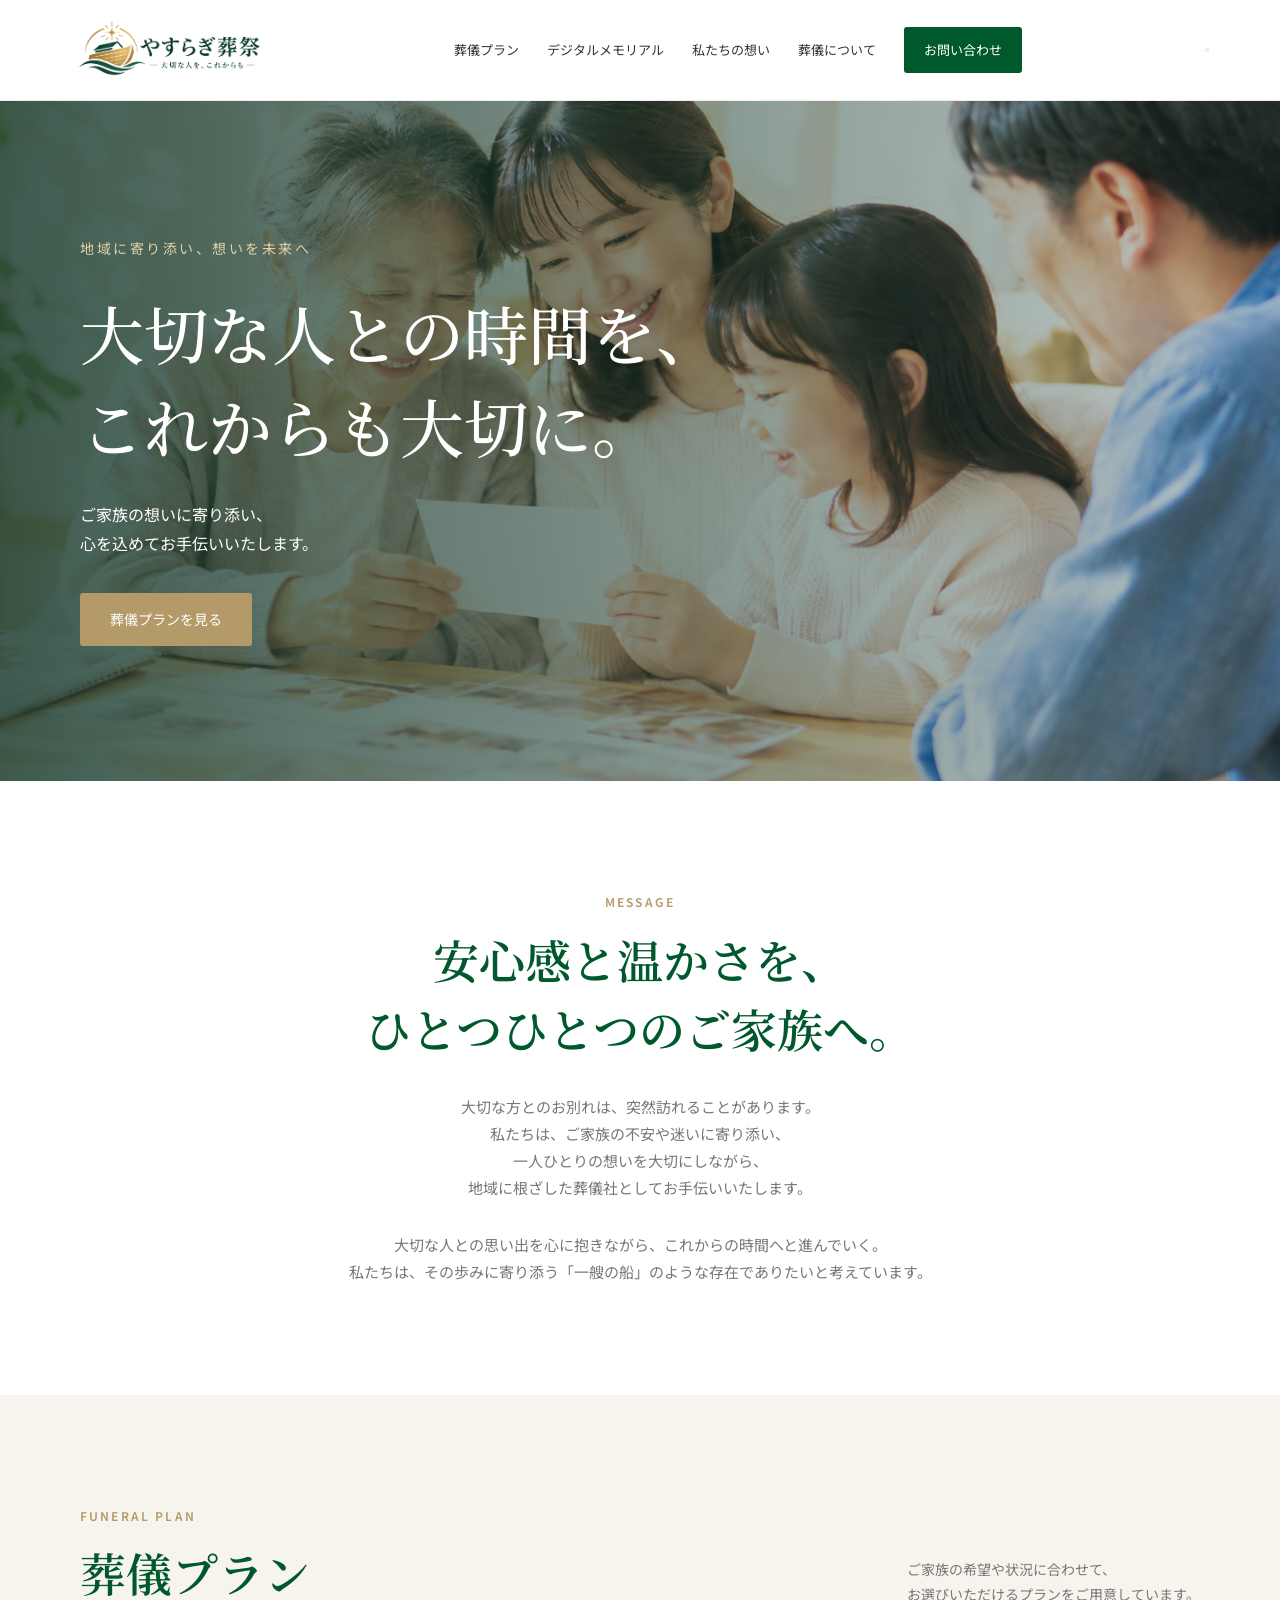
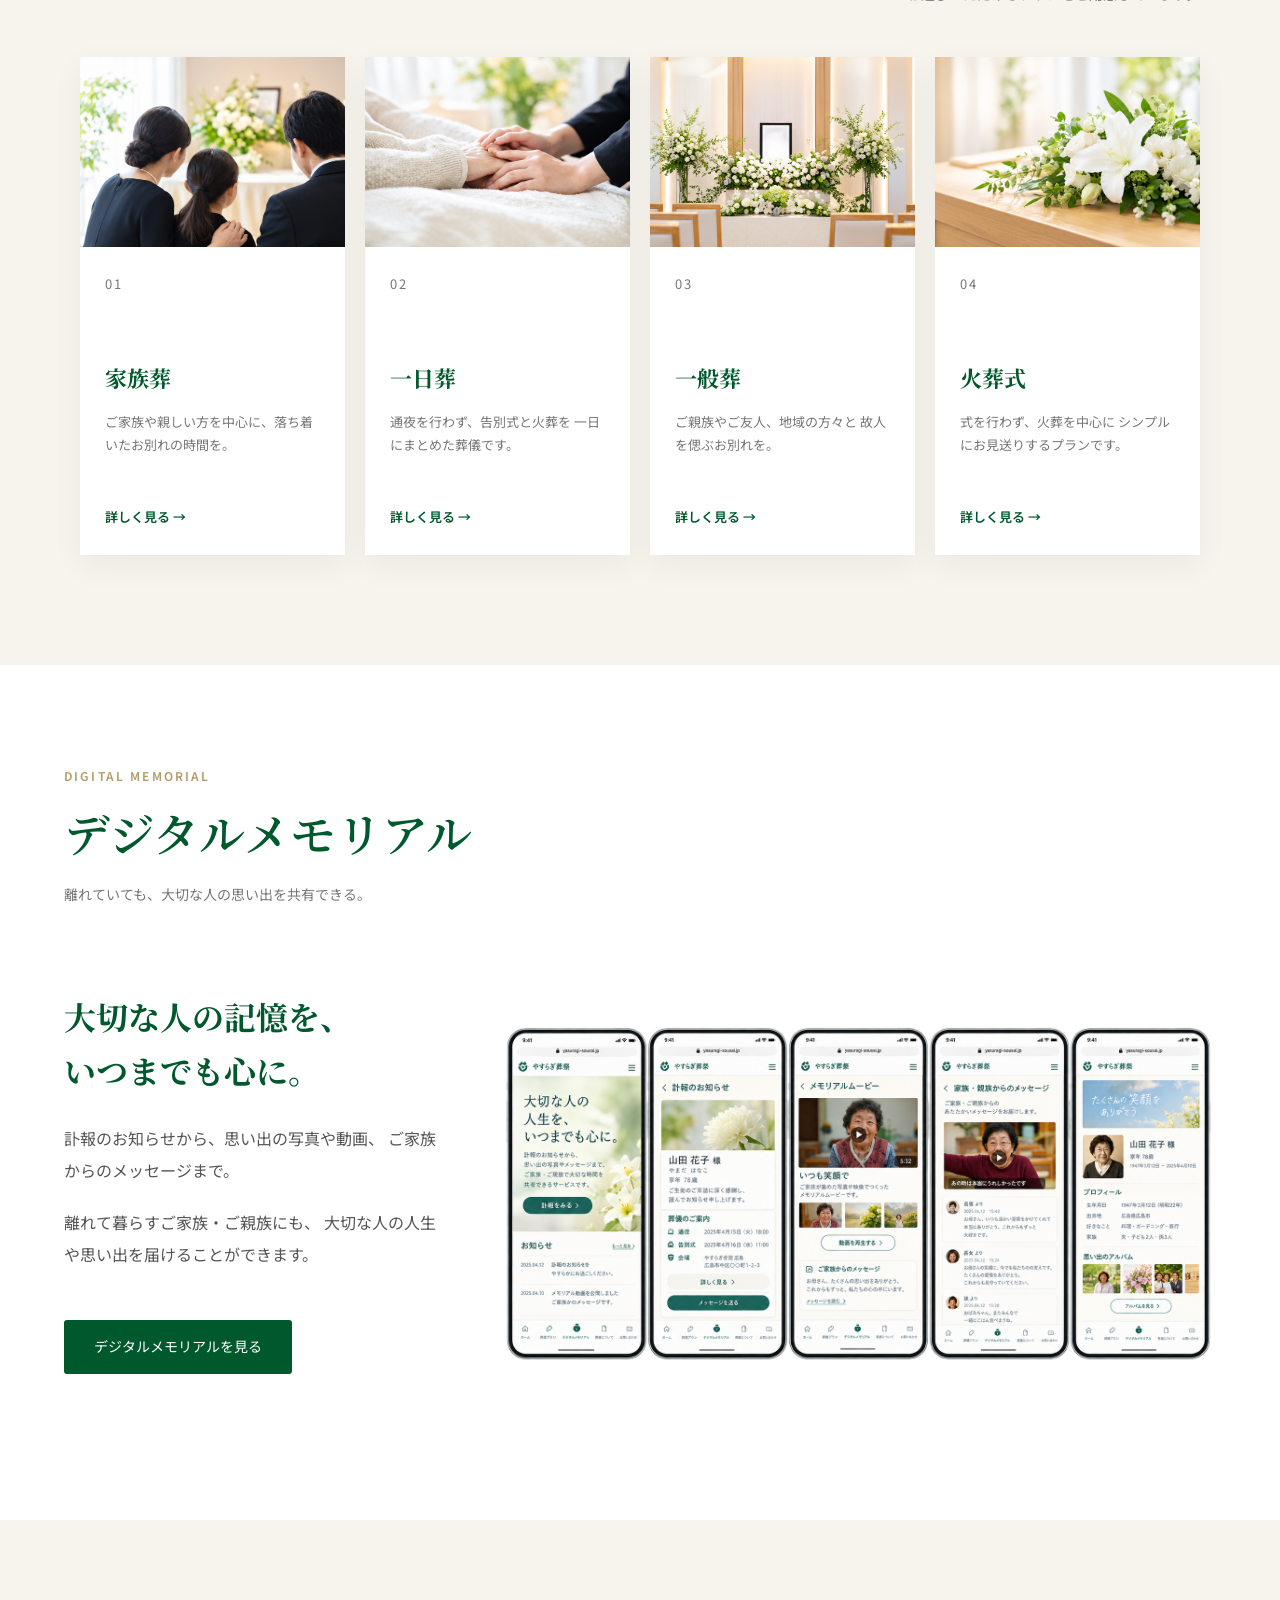
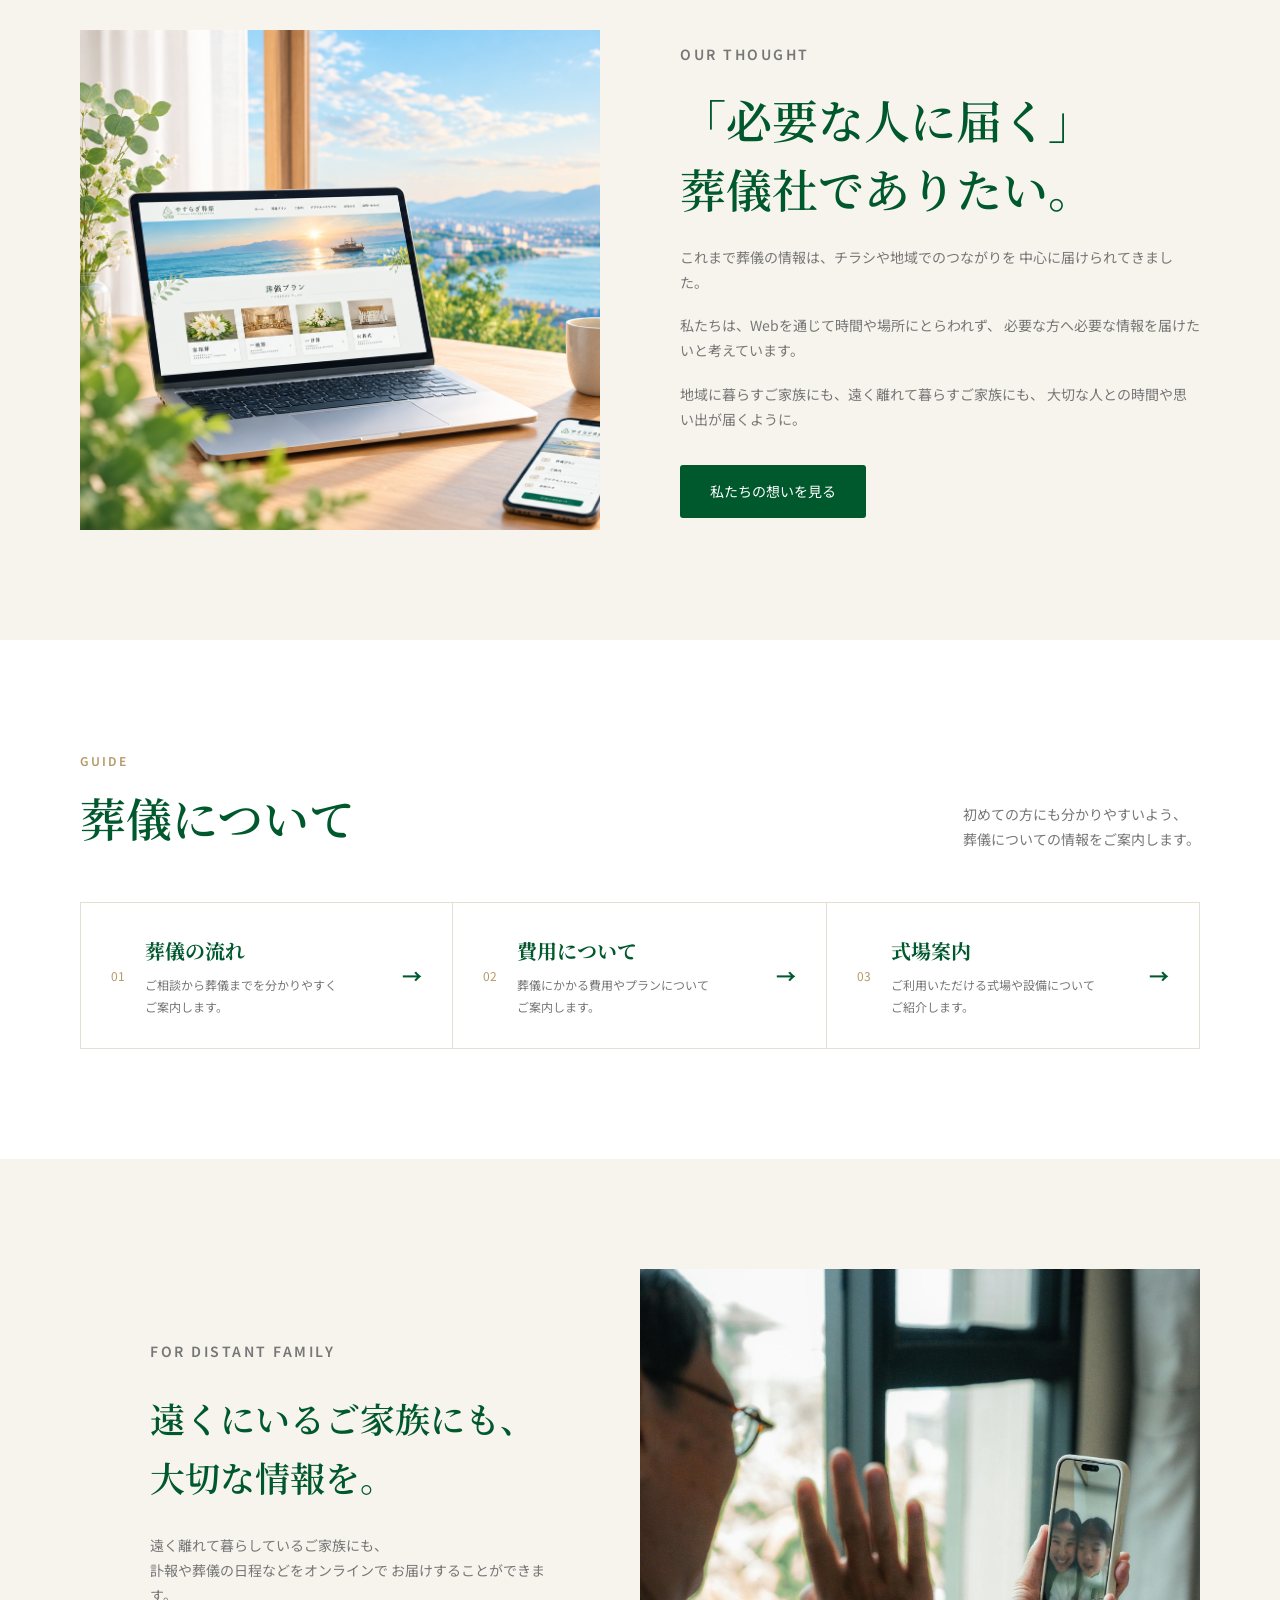
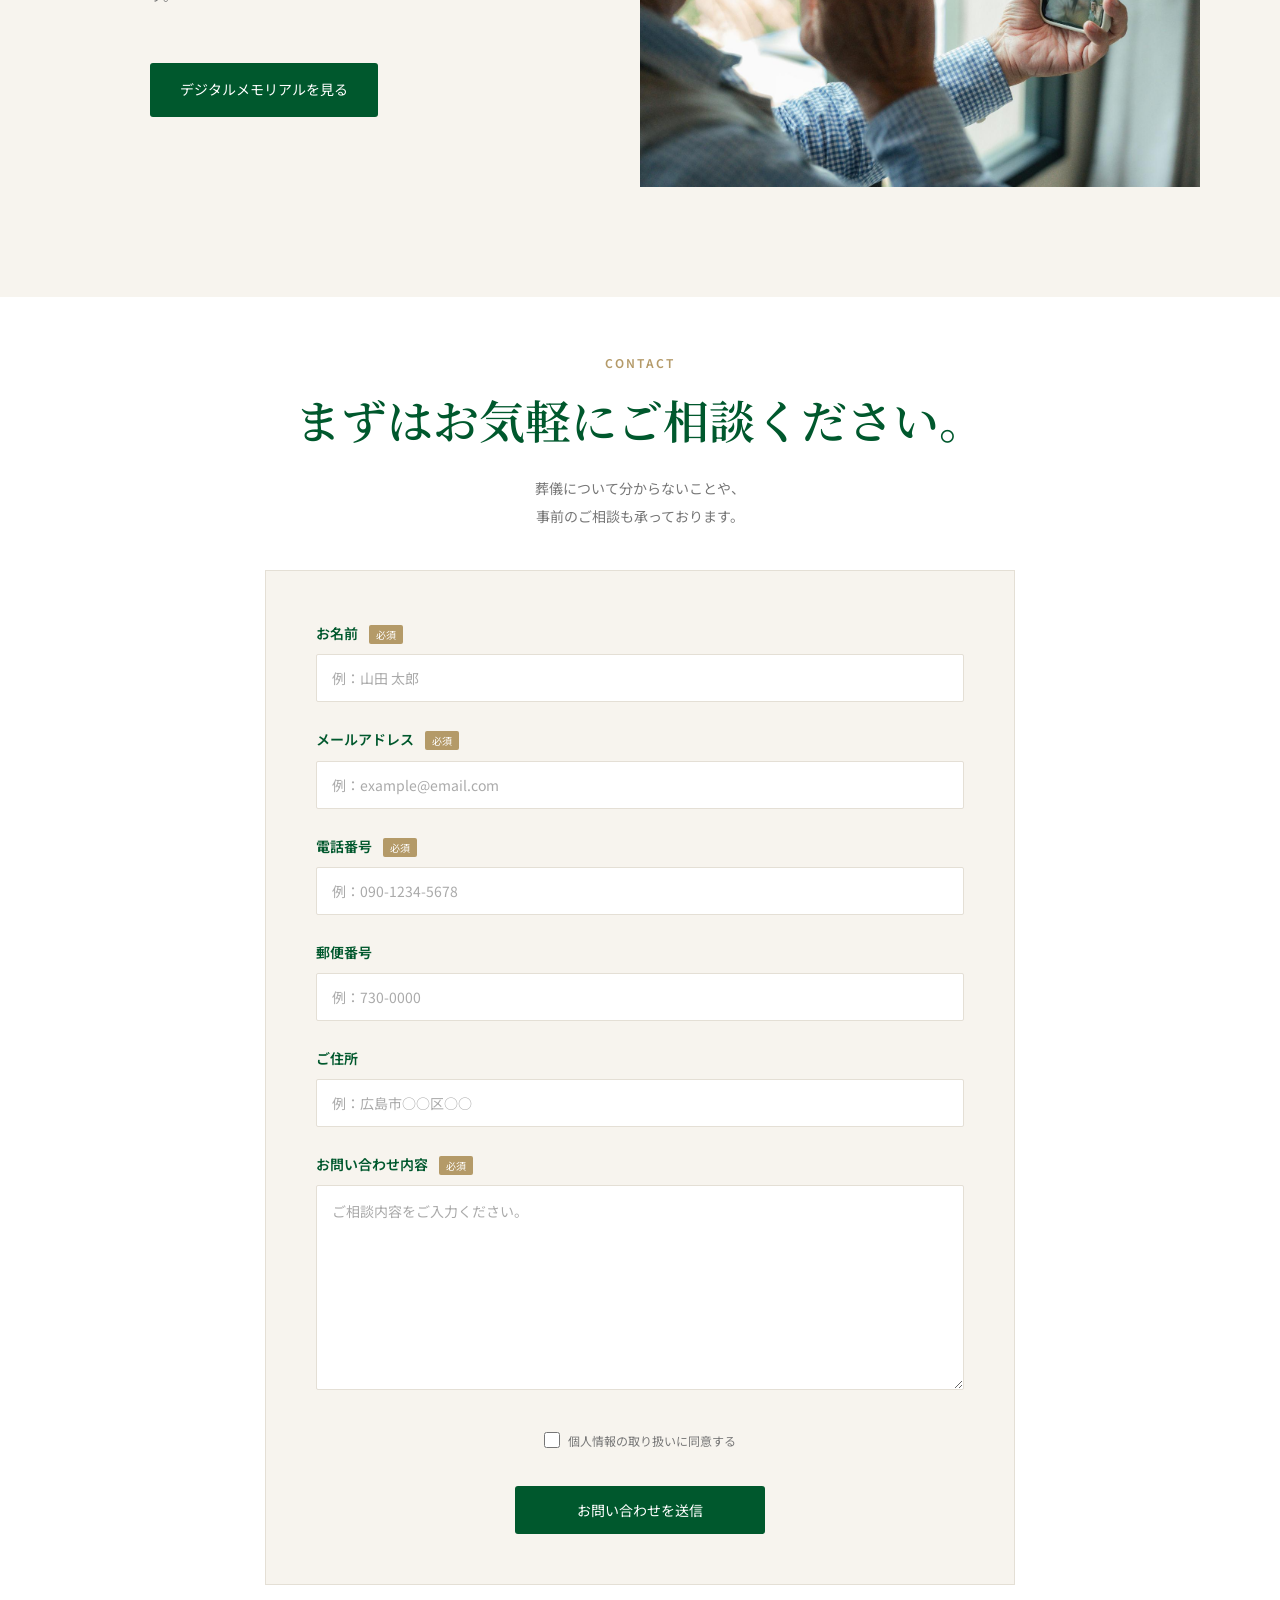
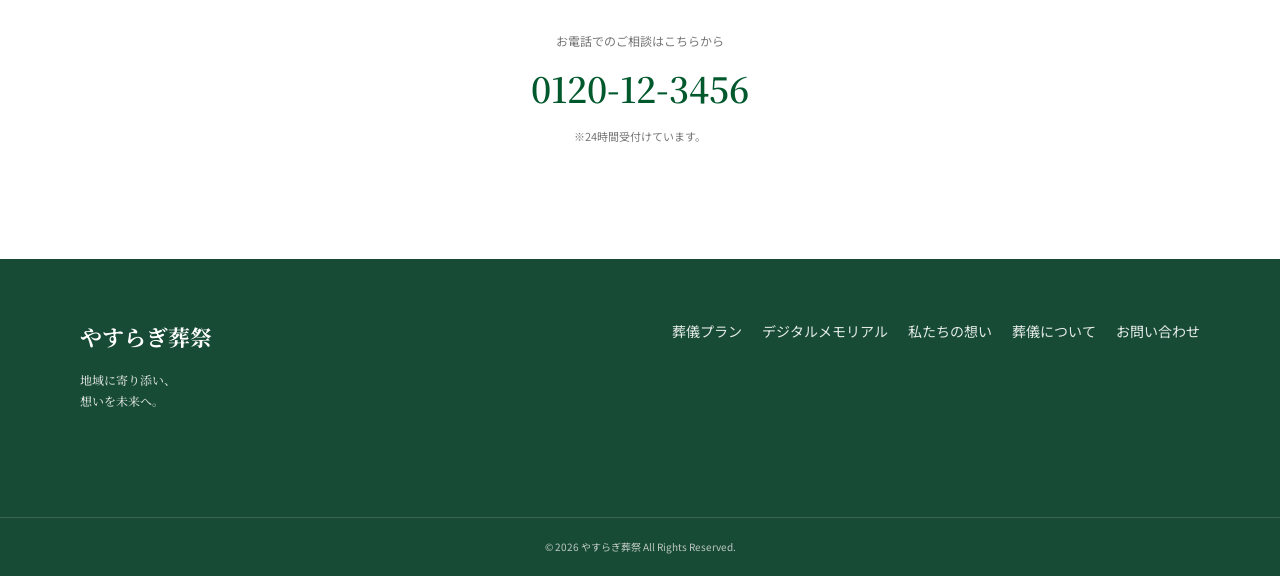
<file: index.html>
<!DOCTYPE html>
<html lang="ja">

<head>
    <meta charset="UTF-8">
    <meta name="viewport" content="width=device-width, initial-scale=1.0">

    <title>やすらぎ葬祭｜大切な人との時間を、これからも大切に。</title>

    <!-- Google Fonts -->
    <link rel="preconnect" href="https://fonts.googleapis.com">
    <link rel="preconnect" href="https://fonts.gstatic.com" crossorigin>
    <link
        href="https://fonts.googleapis.com/css2?family=Noto+Sans+JP:wght@400;500;600;700&family=Noto+Serif+JP:wght@500;600;700&display=swap"
        rel="stylesheet">

    <!-- CSS -->
    <link rel="stylesheet" href="style.css">
</head>

<body>

    <!-- =========================
        ヘッダー
    ========================== -->
    <header class="header">

        <div class="header-inner">

            <a href="index.html" class="logo">
                <img src="image/logo-ark.png" alt="やすらぎ葬祭">
            </a>

            <nav class="nav">
                <a href="#plans">葬儀プラン</a>
                <a href="#memorial">デジタルメモリアル</a>
                <a href="#about">私たちの想い</a>
                <a href="#guide">葬儀について</a>
                <a href="#contact" class="nav-contact">お問い合わせ</a>
            </nav>
            <!-- ハンバーガーメニュー -->
            <button class="hamburger" id="hamburger" aria-label="メニューを開く">
                <span></span>
                <span></span>
                <span></span>
            </button>

        </div>

    </header>


    <!-- =========================
        メイン
    ========================== -->
    <main>

        <!-- ヒーロー -->
        <section class="hero">

            <div class="hero-overlay"></div>
            <div class="hero-slideshow">
                <div class="hero-slide active"></div>
                <div class="hero-slide"></div>
                <div class="hero-slide"></div>
            </div>
            <div class="hero-content">

                <p class="hero-label">地域に寄り添い、想いを未来へ</p>

                <h1>
                    大切な人との時間を、<br>
                    これからも大切に。
                </h1>

                <p class="hero-text">
                    ご家族の想いに寄り添い、<br>
                    心を込めてお手伝いいたします。
                </p>

                <a href="plan.html" class="button button-gold">
                    葬儀プランを見る
                </a>

            </div>

        </section>


        <!-- =========================
            ごあいさつ
        ========================== -->
        <section class="intro section">

            <div class="container">

                <p class="section-label">
                    MESSAGE
                </p>

                <h2>
                    安心感と温かさを、<br>
                    ひとつひとつのご家族へ。
                </h2>

                <p class="intro-text">
                    大切な方とのお別れは、突然訪れることがあります。<br class="pc-only">
                    私たちは、ご家族の不安や迷いに寄り添い、<br class="pc-only">
                    一人ひとりの想いを大切にしながら、<br class="pc-only">
                    地域に根ざした葬儀社としてお手伝いいたします。
                </p>

                <p class="intro-text">
                    大切な人との思い出を心に抱きながら、これからの時間へと進んでいく。<br class="pc-only">
                    私たちは、その歩みに寄り添う「一艘の船」のような存在でありたいと考えています。
                </p>

            </div>

        </section>


        <!-- =========================
            葬儀プラン
        ========================== -->
        <section id="plans" class="plans section section-ivory fade-in">

            <div class="container">

                <div class="section-heading">

                    <div>
                        <p class="section-label">FUNERAL PLAN</p>

                        <h2>葬儀プラン</h2>
                    </div>

                    <p>
                        ご家族の希望や状況に合わせて、<br>
                        お選びいただけるプランをご用意しています。
                    </p>

                </div>


                <div class="plan-grid">

                    <!-- 家族葬 -->
                    <article class="plan-card">

                        <div class="card-image family"></div>

                        <div class="card-content">

                            <p class="card-number">01</p>

                            <h3>家族葬</h3>

                            <p>
                                ご家族や親しい方を中心に、落ち着いたお別れの時間を。
                            </p>

                            <a href="plan.html#family" class="text-link">
                                詳しく見る →
                            </a>

                        </div>

                    </article>


                    <!-- 一日葬 -->
                    <article class="plan-card">

                        <div class="card-image one-day"></div>

                        <div class="card-content">

                            <p class="card-number">02</p>

                            <h3>一日葬</h3>

                            <p>
                                通夜を行わず、告別式と火葬を
                                一日にまとめた葬儀です。
                            </p>

                            <a href="plan.html#oneday" class="text-link">
                                詳しく見る →
                            </a>

                        </div>

                    </article>


                    <!-- 一般葬 -->
                    <article class="plan-card">

                        <div class="card-image general"></div>

                        <div class="card-content">

                            <p class="card-number">03</p>

                            <h3>一般葬</h3>

                            <p>
                                ご親族やご友人、地域の方々と
                                故人を偲ぶお別れを。
                            </p>

                            <a href="plan.html#general" class="text-link">
                                詳しく見る →
                            </a>

                        </div>

                    </article>


                    <!-- 火葬式 -->
                    <article class="plan-card">

                        <div class="card-image cremation"></div>

                        <div class="card-content">

                            <p class="card-number">04</p>

                            <h3>火葬式</h3>

                            <p>
                                式を行わず、火葬を中心に
                                シンプルにお見送りするプランです。
                            </p>

                            <a href="plan.html#cremation" class="text-link">
                                詳しく見る →
                            </a>

                        </div>

                    </article>

                </div>

            </div>

        </section>


        <!-- =========================
             デジタルメモリアル
        ========================== -->
        <!-- デジタルメモリアル -->
        <section id="memorial" class="memorial fade-in">

            <div class="section-title">
                <p class="section-label">DIGITAL MEMORIAL</p>
                <h2>デジタルメモリアル</h2>
                <p>
                    離れていても、大切な人の思い出を共有できる。
                </p>
            </div>


            <!-- 1枚目：デジタルメモリアル全体の紹介 -->
            <div class="memorial-content">

                <div class="memorial-text">
                    <h3>
                        大切な人の記憶を、<br>
                        いつまでも心に。
                    </h3>

                    <p>
                        訃報のお知らせから、思い出の写真や動画、
                        ご家族からのメッセージまで。
                    </p>

                    <p>
                        離れて暮らすご家族・ご親族にも、
                        大切な人の人生や思い出を届けることができます。
                    </p>

                    <a href="digital-memorial.html" class="button button-green">
                        デジタルメモリアルを見る
                    </a>
                </div>


                <div class="memorial-image">
                    <img src="image/degital-memorial2.png" alt="デジタルメモリアルの画面イメージ">
                </div>

            </div>


        </section>

        <!-- =========================
             私たちの想い
        ========================== -->
        <section class="about section section-ivory fade-in" id="about">

            <div class="container about-inner">

                <div class="about-image"></div>

                <div class="about-content">

                    <p class="section-label">OUR THOUGHT</p>

                    <h2>
                        「必要な人に届く」<br>
                        葬儀社でありたい。
                    </h2>

                    <p>
                        これまで葬儀の情報は、チラシや地域でのつながりを
                        中心に届けられてきました。
                    </p>

                    <p>
                        私たちは、Webを通じて時間や場所にとらわれず、
                        必要な方へ必要な情報を届けたいと考えています。
                    </p>

                    <p>
                        地域に暮らすご家族にも、遠く離れて暮らすご家族にも、
                        大切な人との時間や思い出が届くように。
                    </p>


                    <a href="about.html" class="button button-green">
                        私たちの想いを見る
                    </a>

                </div>

            </div>

        </section>


        <!-- =========================
             葬儀について
        ========================== -->
        <section id="guide" class="guide section fade-in">

            <div class="container">

                <div class="section-heading">

                    <div>
                        <p class="section-label">GUIDE</p>
                        <h2>葬儀について</h2>
                    </div>

                    <p>
                        初めての方にも分かりやすいよう、<br>
                        葬儀についての情報をご案内します。
                    </p>

                </div>


                <div class="guide-grid">

                    <a href="flow.html" class="guide-card">

                        <span>01</span>

                        <div>
                            <h3>葬儀の流れ</h3>
                            <p>ご相談から葬儀までを分かりやすく
                                <br>ご案内します。
                            </p>
                        </div>

                        <strong>→</strong>

                    </a>


                    <a href="price.html" class="guide-card">

                        <span>02</span>

                        <div>
                            <h3>費用について</h3>
                            <p>葬儀にかかる費用やプランについて<br>
                                ご案内します。</p>
                        </div>

                        <strong>→</strong>

                    </a>


                    <a href="venue.html" class="guide-card">

                        <span>03</span>

                        <div>
                            <h3>式場案内</h3>
                            <p>ご利用いただける式場や設備について
                                <br>ご紹介します。
                            </p>
                        </div>

                        <strong>→</strong>

                    </a>

                </div>

            </div>

        </section>


        <!-- =========================
             遠方のご家族へ
        ========================== -->
        <section class="notice section">

            <div class="container">

                <div class="notice-box">

                    <div class="notice-content">

                        <p class="section-label">FOR DISTANT FAMILY</p>

                        <h2>
                            遠くにいるご家族にも、<br class="pc-only">大切な情報を。
                        </h2>

                        <p>
                            遠く離れて暮らしているご家族にも、<br>
                            訃報や葬儀の日程などをオンラインで
                            お届けすることができます。
                        </p>

                        <a href="digital-memorial.html" class="button button-green">
                            デジタルメモリアルを見る
                        </a>

                    </div>

                    <div class="notice-image"></div>

                </div>

            </div>

        </section>


        <!-- =========================
             お問い合わせ
        ========================== -->
        <section id="contact" class="contact section">

            <div class="container">

                <p class="section-label">CONTACT</p>

                <h2>まずはお気軽に<span class="sp-only"><br></span>ご相談ください。</h2>

                <p class="contact-lead">
                    葬儀について分からないことや、<br>
                    事前のご相談も承っております。
                </p>


                <form class="contact-form" id="contactForm">

                    <div class="form-item">
                        <label for="name">
                            お名前
                            <span>必須</span>
                        </label>

                        <input type="text" id="name" name="name" placeholder="例：山田 太郎" required>
                    </div>


                    <div class="form-item">
                        <label for="email">
                            メールアドレス
                            <span>必須</span>
                        </label>

                        <input type="email" id="email" name="email" placeholder="例：example@email.com" required>
                    </div>


                    <div class="form-item">
                        <label for="tel">
                            電話番号
                            <span>必須</span>
                        </label>

                        <input type="tel" id="tel" name="tel" placeholder="例：090-1234-5678" required>
                    </div>


                    <div class="form-item">
                        <label for="postal">
                            郵便番号
                        </label>

                        <input type="text" id="postal" name="postal" placeholder="例：730-0000">
                    </div>


                    <div class="form-item">
                        <label for="address">
                            ご住所
                        </label>

                        <input type="text" id="address" name="address" placeholder="例：広島市○○区○○">
                    </div>


                    <div class="form-item">
                        <label for="message">
                            お問い合わせ内容
                            <span>必須</span>
                        </label>

                        <textarea id="message" name="message" rows="7" placeholder="ご相談内容をご入力ください。" required></textarea>
                    </div>


                    <div class="privacy-check">

                        <label>
                            <input type="checkbox" id="privacy" name="privacy" required>

                            <span>
                                個人情報の取り扱いに同意する
                            </span>

                        </label>

                    </div>


                    <button type="submit" class="button button-green form-submit">
                        お問い合わせを送信
                    </button>

                </form>


                <div class="contact-tel">

                    <p>お電話でのご相談はこちらから</p>

                    <a href="tel:0120-12-3456">
                        0120-12-3456
                    </a>

                    <small>※24時間受付けています。</small>

                </div>

            </div>

        </section>
    </main>


    <!-- =========================
         フッター
    ========================== -->
    <footer class="footer">

        <div class="container footer-inner">

            <div class="footer-logo">

                <strong>やすらぎ葬祭</strong>

                <p>
                    地域に寄り添い、<br>
                    想いを未来へ。
                </p>

            </div>


            <div class="footer-links">

                <a href="#plans">葬儀プラン</a>
                <a href="#memorial">デジタルメモリアル</a>
                <a href="#about">私たちの想い</a>
                <a href="#guide">葬儀について</a>
                <a href="#contact">お問い合わせ</a>

            </div>

        </div>


        <div class="copyright">
            © 2026 やすらぎ葬祭 All Rights Reserved.
        </div>

    </footer>
    <script src="script.js"></script>
</body>

</html>
</file>
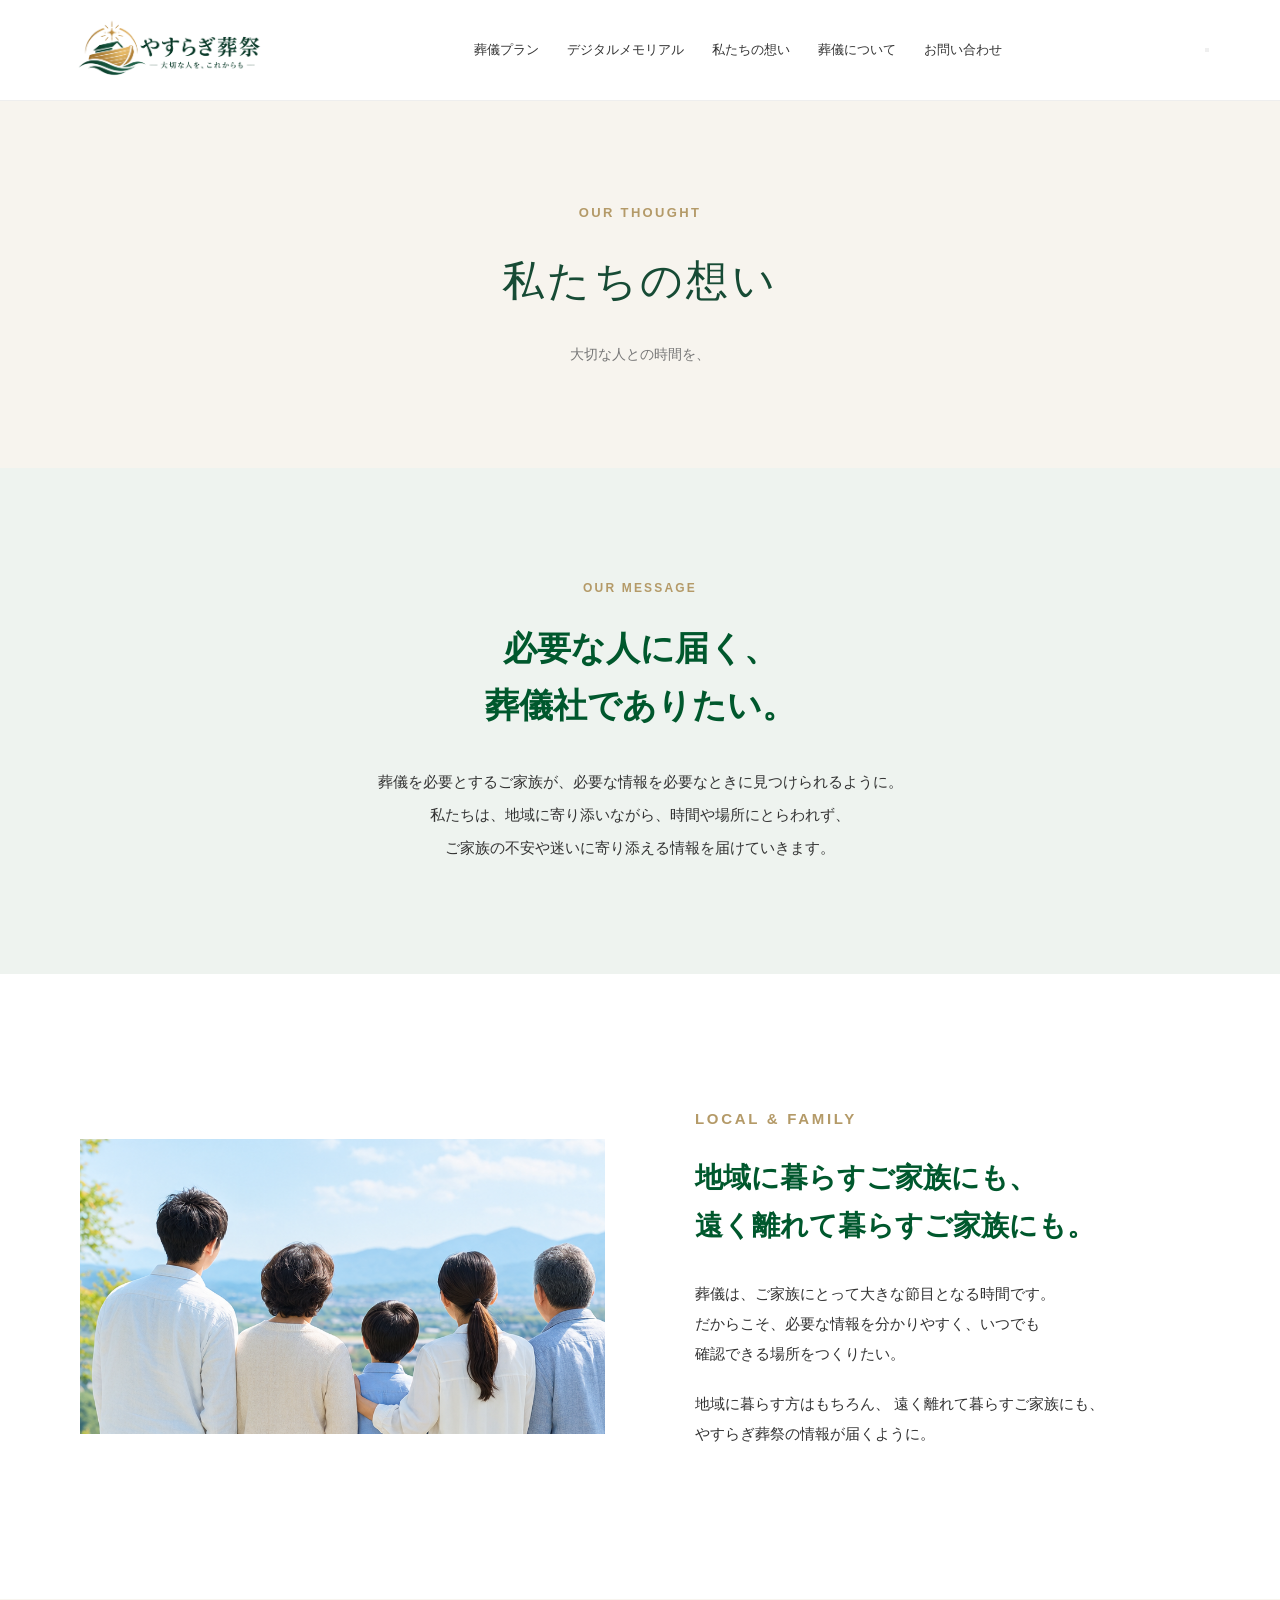
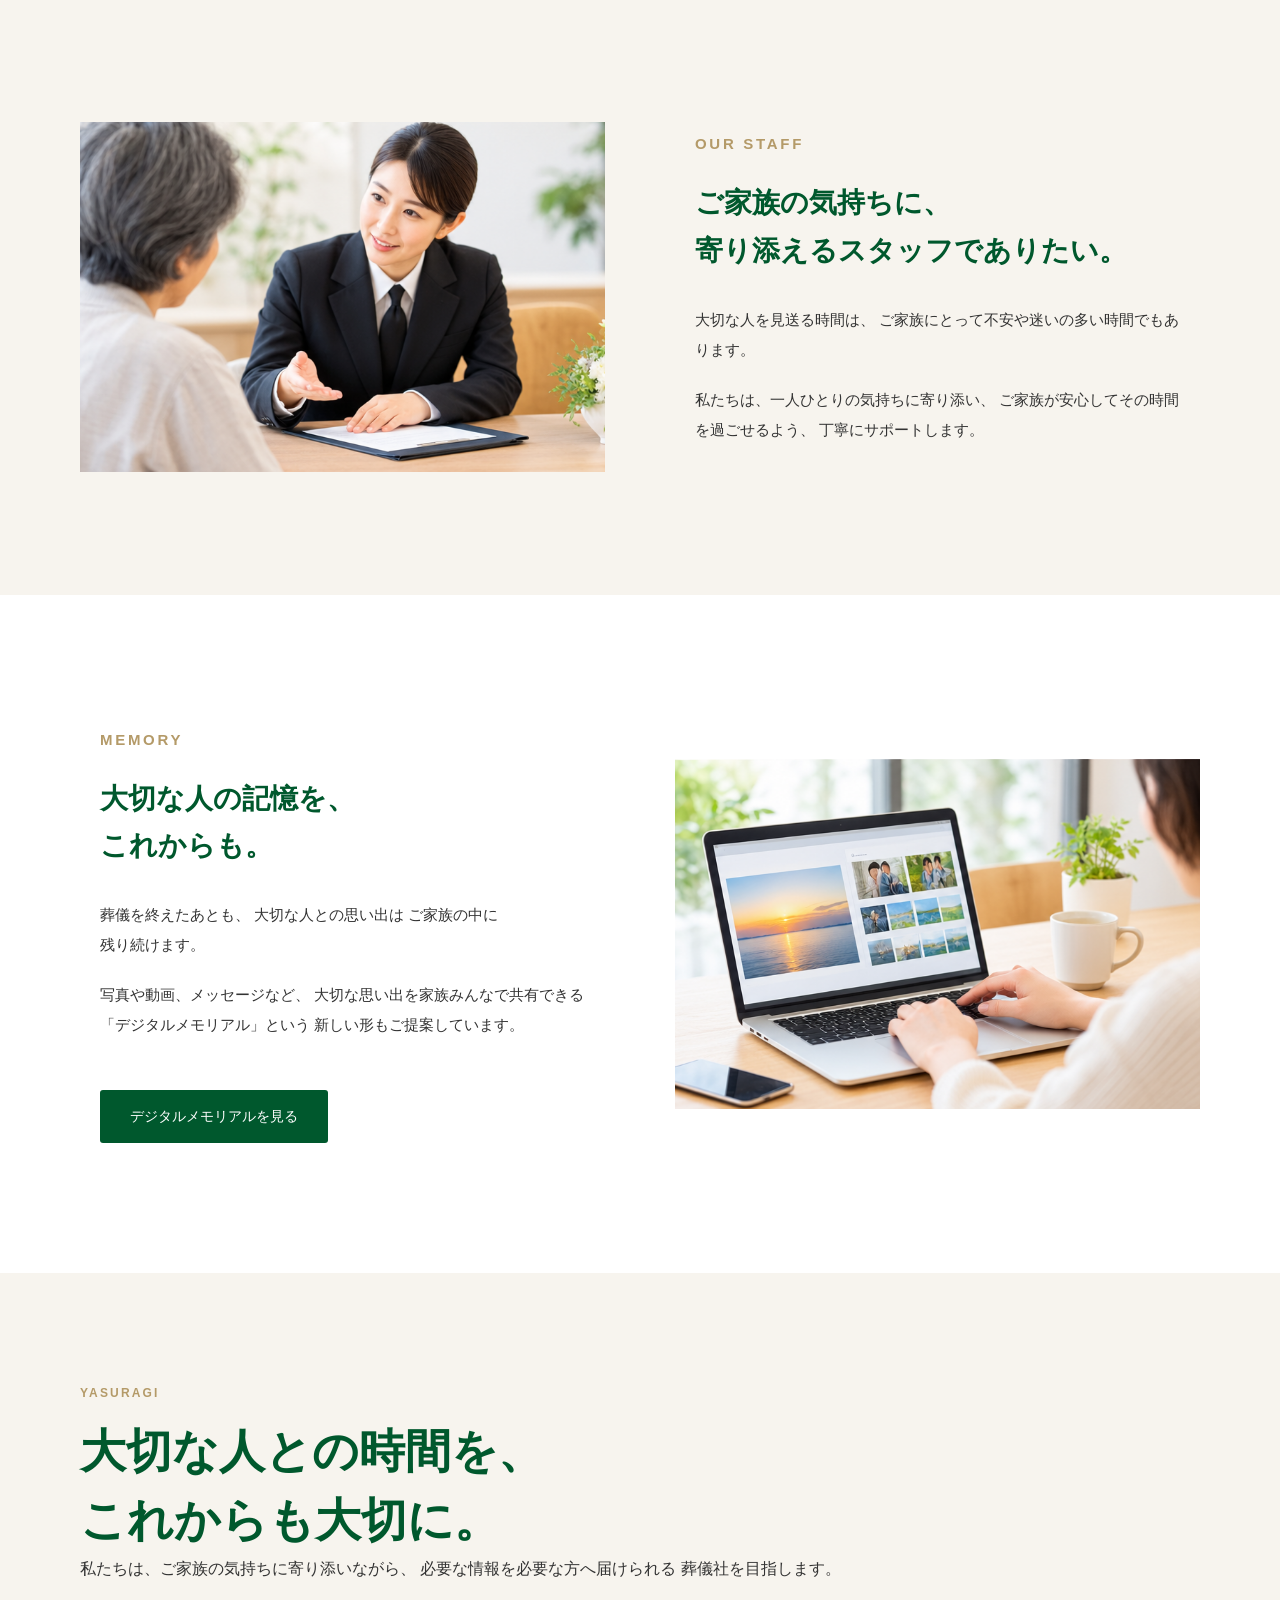
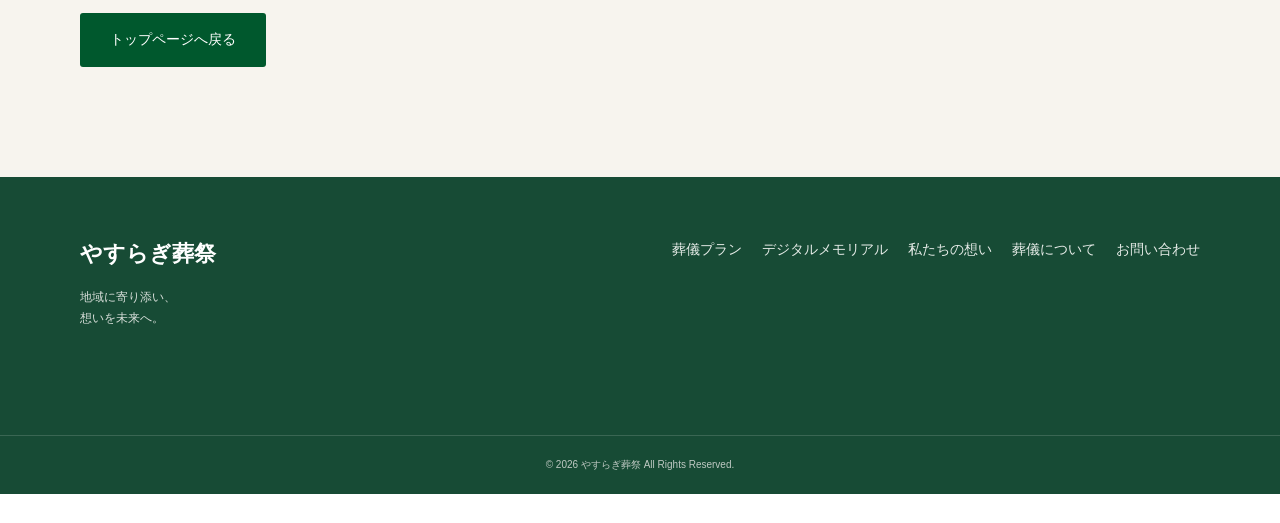
<file: about.html>
<!DOCTYPE html>
<html lang="ja">

<head>
    <meta charset="UTF-8">
    <meta name="viewport" content="width=device-width, initial-scale=1.0">

    <title>私たちの想い｜やすらぎ葬祭</title>

    <link rel="stylesheet" href="style.css">
</head>

<body>

    <!-- =========================
         ヘッダー
    ========================== -->
    <header class="header">

        <div class="header-inner">

            <a href="index.html" class="logo">
                <img src="image/logo-ark.png" alt="やすらぎ葬祭">
            </a>

            <nav class="nav">
                <a href="index.html#plans">葬儀プラン</a>
                <a href="index.html#memorial">デジタルメモリアル</a>
                <a href="index.html#about">私たちの想い</a>
                <a href="index.html#guide">葬儀について</a>
                <a href="index.html#contact">お問い合わせ</a>
            </nav>

            <!-- ハンバーガーメニュー -->
            <button class="hamburger" id="hamburger" aria-label="メニューを開く">
                <span></span>
                <span></span>
                <span></span>
            </button>

        </div>

    </header>


    <main>

        <!-- =========================
             ページタイトル
        ========================== -->
        <section class="page-hero">

            <div class="container">

                <p class="section-label">
                    OUR THOUGHT
                </p>

                <h1>
                    私たちの想い
                </h1>

                <p>
                    大切な人との時間を、<span class="sp-only"><br>
                        これからも大切に。</span>
                </p>

            </div>

        </section>


        <!-- =========================
             私たちが大切にしていること
        ========================== -->
        <section class="about-message section">
            <div class="container about-message-inner">

                <p class="section-label">OUR MESSAGE</p>

                <h2>
                    必要な人に届く、<br>
                    葬儀社でありたい。
                </h2>

                <p class="about-message-text">
                    葬儀を必要とするご家族が、必要な情報を必要なときに見つけられるように。<br class="pc-only">
                    私たちは、地域に寄り添いながら、時間や場所にとらわれず、<br class="pc-only">
                    ご家族の不安や迷いに寄り添える情報を届けていきます。
                </p>

            </div>
        </section>

        <!-- =========================
             地域に寄り添う
        ========================== -->
        <section class="about-block section">

            <div class="container about-block-inner">

                <div class="about-block-image">
                    <img src="image/about-family.png" alt="ご家族が寄り添う様子">
                </div>

                <div class="about-block-content">

                    <p class="section-label">
                        LOCAL & FAMILY
                    </p>

                    <h2>
                        地域に暮らすご家族にも、<br>
                        遠く離れて暮らすご家族にも。
                    </h2>

                    <p>
                        葬儀は、ご家族にとって大きな節目となる時間です。<br class="pc-only">だからこそ、必要な情報を分かりやすく、いつでも<br
                            class="pc-only">確認できる場所をつくりたい。
                    </p>





                    <p>
                        地域に暮らす方はもちろん、
                        遠く離れて暮らすご家族にも、
                        <br class="pc-only">やすらぎ葬祭の情報が届くように。
                    </p>

                </div>

            </div>

        </section>


        <!-- =========================
             大切な人の記憶を残す
        ========================== -->

        <!-- =========================
         スタッフ
    ========================== -->
        <section class="about-block section section-ivory">

            <div class="container about-block-inner">

                <div class="about-block-image">
                    <img src="image/about-staff.png" alt="やすらぎ葬祭のスタッフ">
                </div>

                <div class="about-block-content">

                    <p class="section-label">
                        OUR STAFF
                    </p>

                    <h2>
                        ご家族の気持ちに、<br>
                        寄り添えるスタッフでありたい。
                    </h2>

                    <p>
                        大切な人を見送る時間は、
                        ご家族にとって不安や迷いの多い時間でもあります。
                    </p>

                    <p>
                        私たちは、一人ひとりの気持ちに寄り添い、
                        ご家族が安心してその時間を過ごせるよう、
                        丁寧にサポートします。
                    </p>

                </div>

            </div>

        </section>


        <section class="about-block section">

            <div class="container about-block-inner reverse">

                <div class="about-block-image">
                    <img src="image/about-digital.png" alt="家族で思い出を共有する様子">
                </div>

                <div class="about-block-content">

                    <p class="section-label">
                        MEMORY
                    </p>

                    <h2>
                        大切な人の記憶を、<br>
                        これからも。
                    </h2>

                    <p>
                        葬儀を終えたあとも、
                        大切な人との思い出は
                        ご家族の中に
                        <br class="pc-only">残り続けます。
                    </p>

                    <p>
                        写真や動画、メッセージなど、
                        大切な思い出を家族みんなで共有できる
                        「デジタルメモリアル」という
                        新しい形もご提案しています。
                    </p>

                    <a href="digital-memorial.html" class="button button-green">
                        デジタルメモリアルを見る
                    </a>

                </div>

            </div>

        </section>


        <!-- =========================
             最後のメッセージ
        ========================== -->
        <section class="about-closing section section-ivory">

            <div class="container">

                <p class="section-label">
                    YASURAGI
                </p>

                <h2>
                    大切な人との時間を、<br>
                    これからも大切に。
                </h2>

                <p>
                    私たちは、ご家族の気持ちに寄り添いながら、
                    必要な情報を必要な方へ届けられる
                    葬儀社を目指します。
                </p>

                <a href="index.html" class="button button-green">
                    トップページへ戻る
                </a>

            </div>

        </section>

    </main>


    <!-- =========================
         フッター
    ========================== -->
    <footer class="footer">

        <div class="container footer-inner">

            <div class="footer-logo">

                <strong>やすらぎ葬祭</strong>

                <p>
                    地域に寄り添い、<br>
                    想いを未来へ。
                </p>

            </div>


            <div class="footer-links">

                <a href="index.html#plans">葬儀プラン</a>
                <a href="index.html#memorial">デジタルメモリアル</a>
                <a href="index.html#about">私たちの想い</a>
                <a href="index.html#guide">葬儀について</a>
                <a href="index.html#contact">お問い合わせ</a>

            </div>

        </div>


        <div class="copyright">
            © 2026 やすらぎ葬祭 All Rights Reserved.
        </div>

    </footer>　　　　　　　　　　　　　　　　　　　　　　
    <script src="script.js"></script>

</body>

</html>
</file>
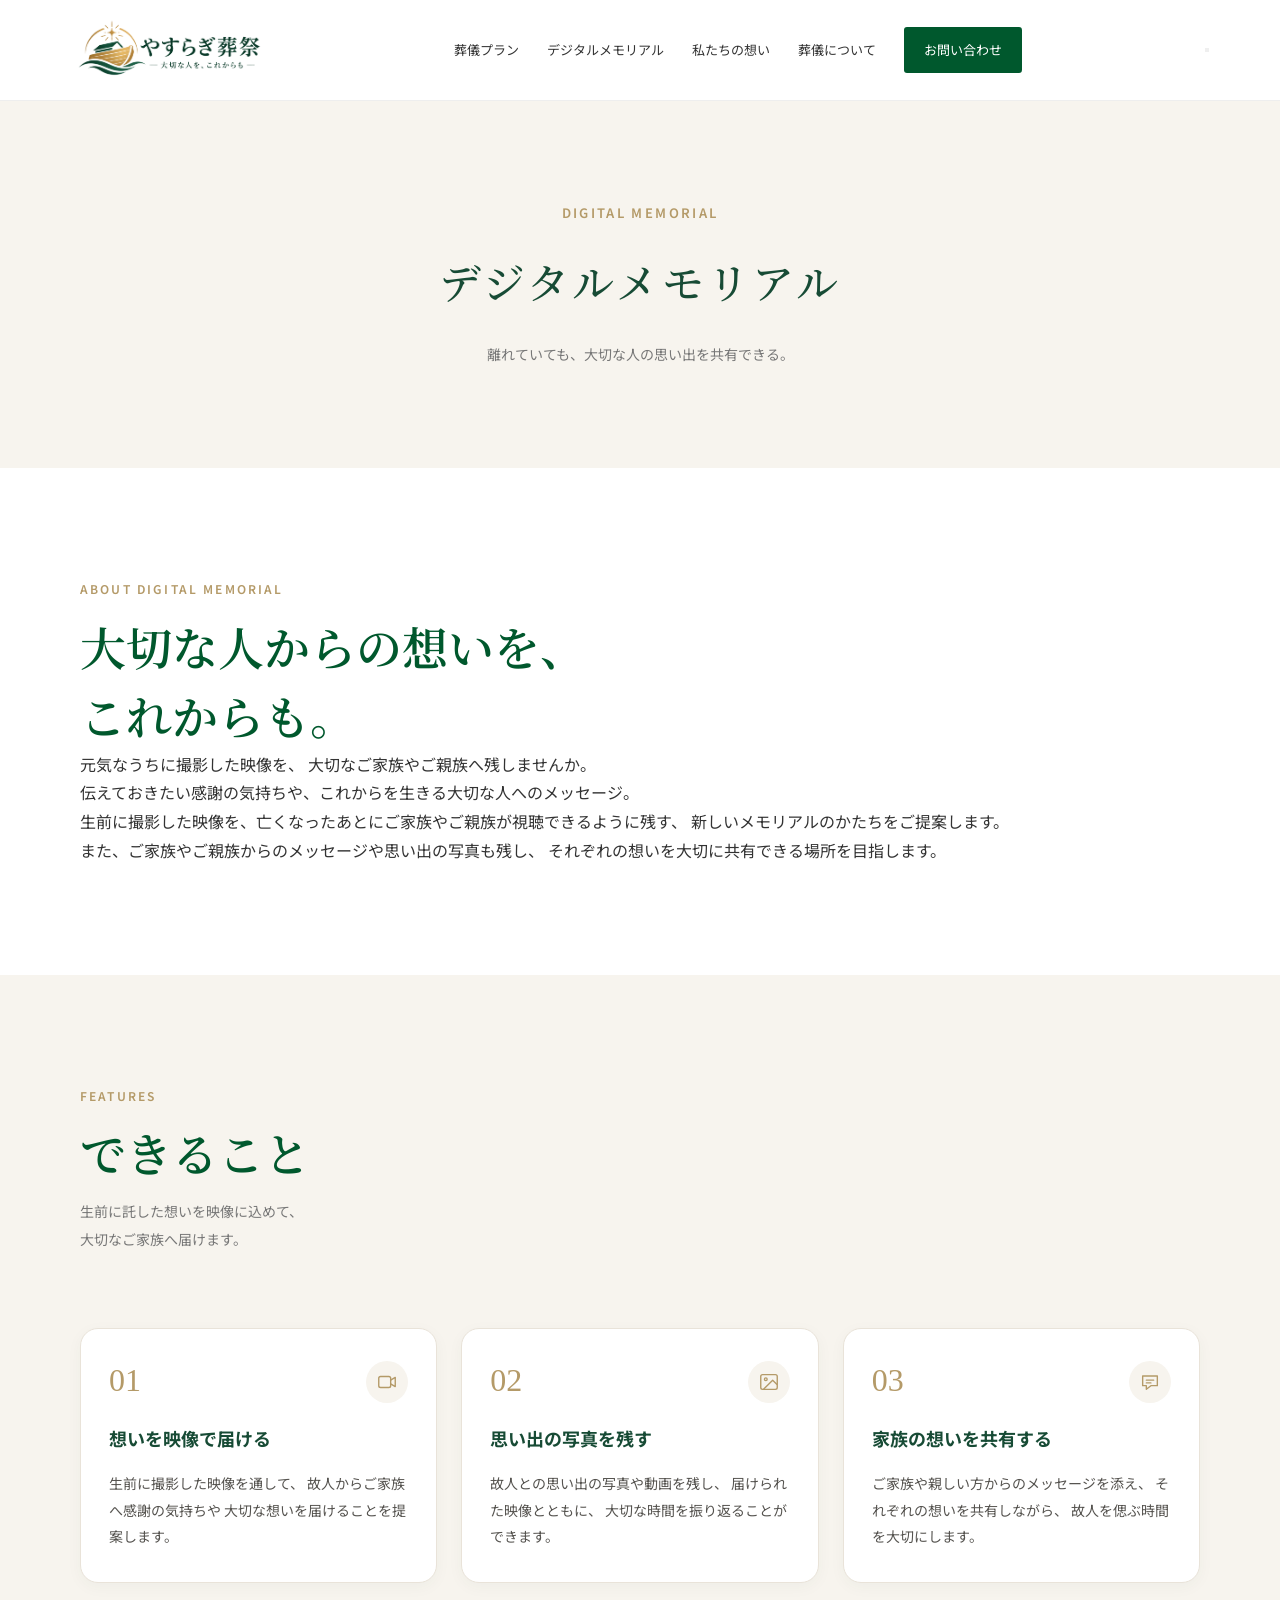
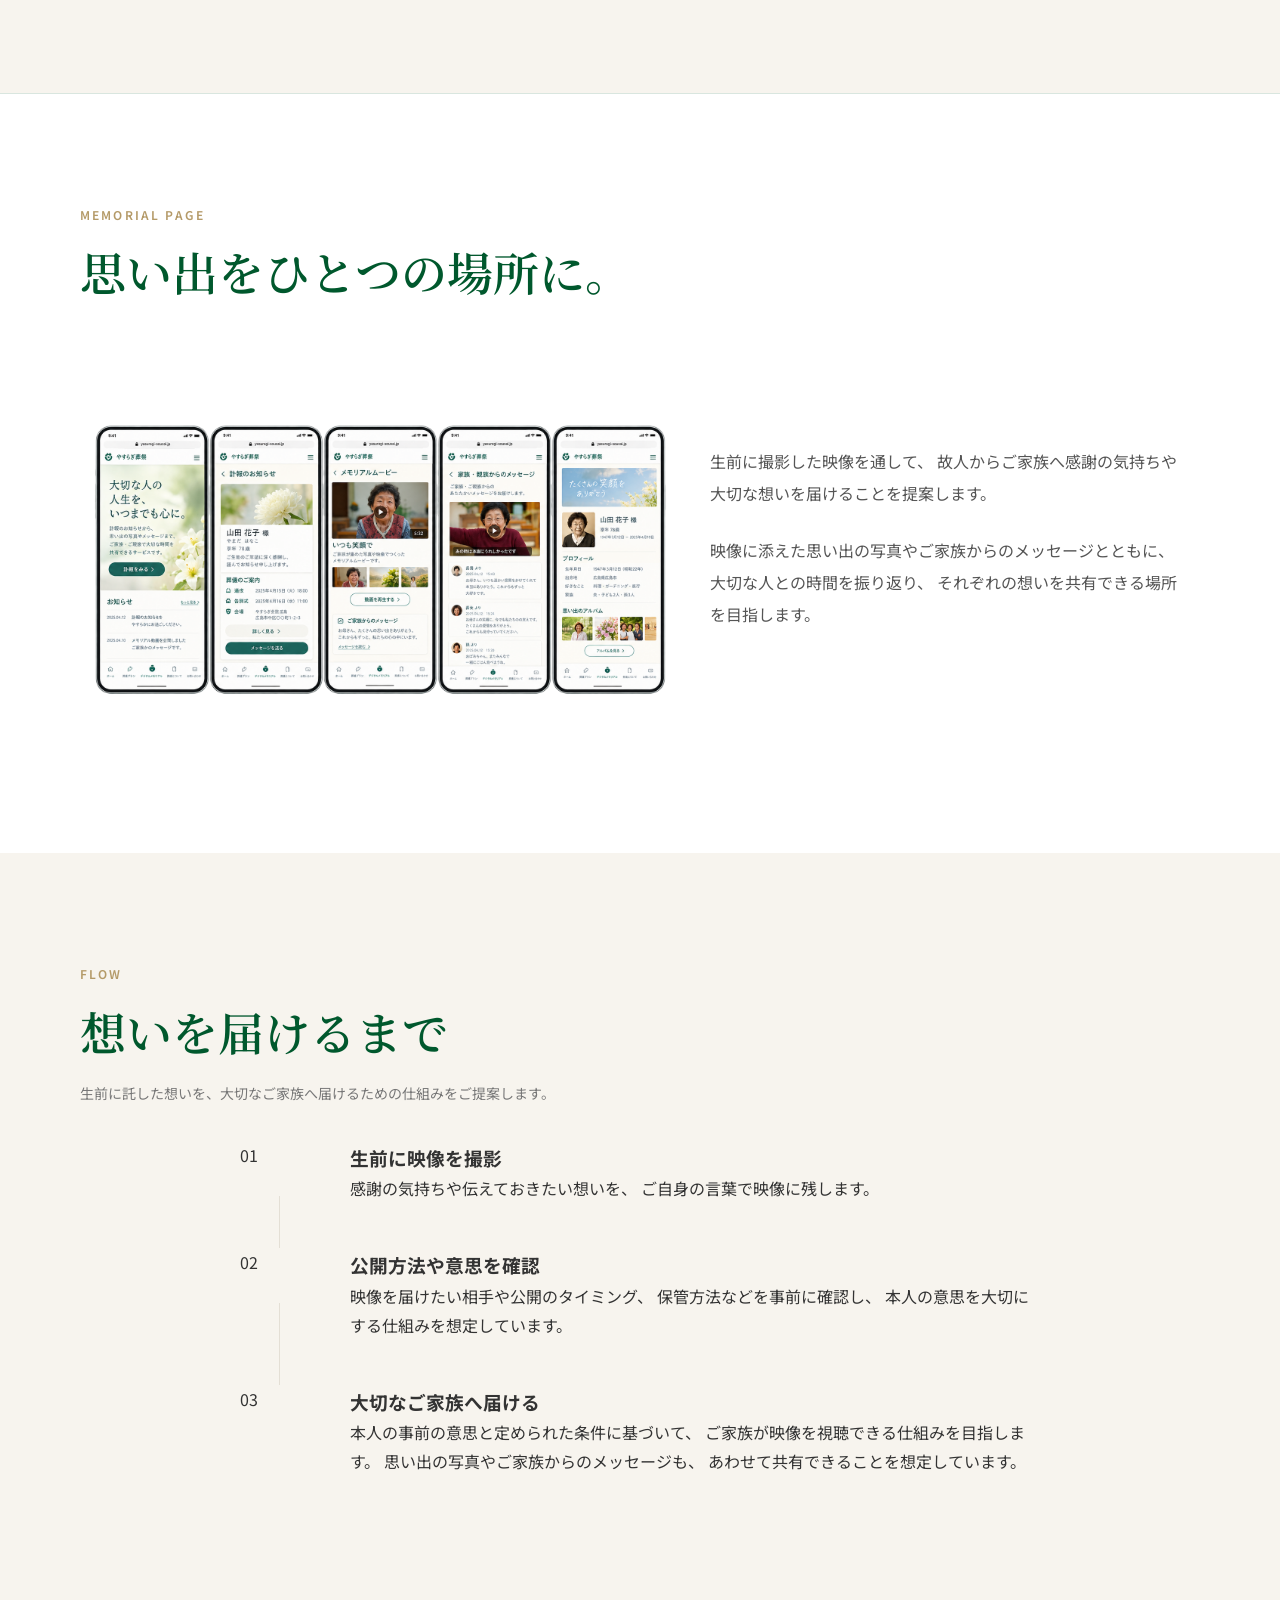
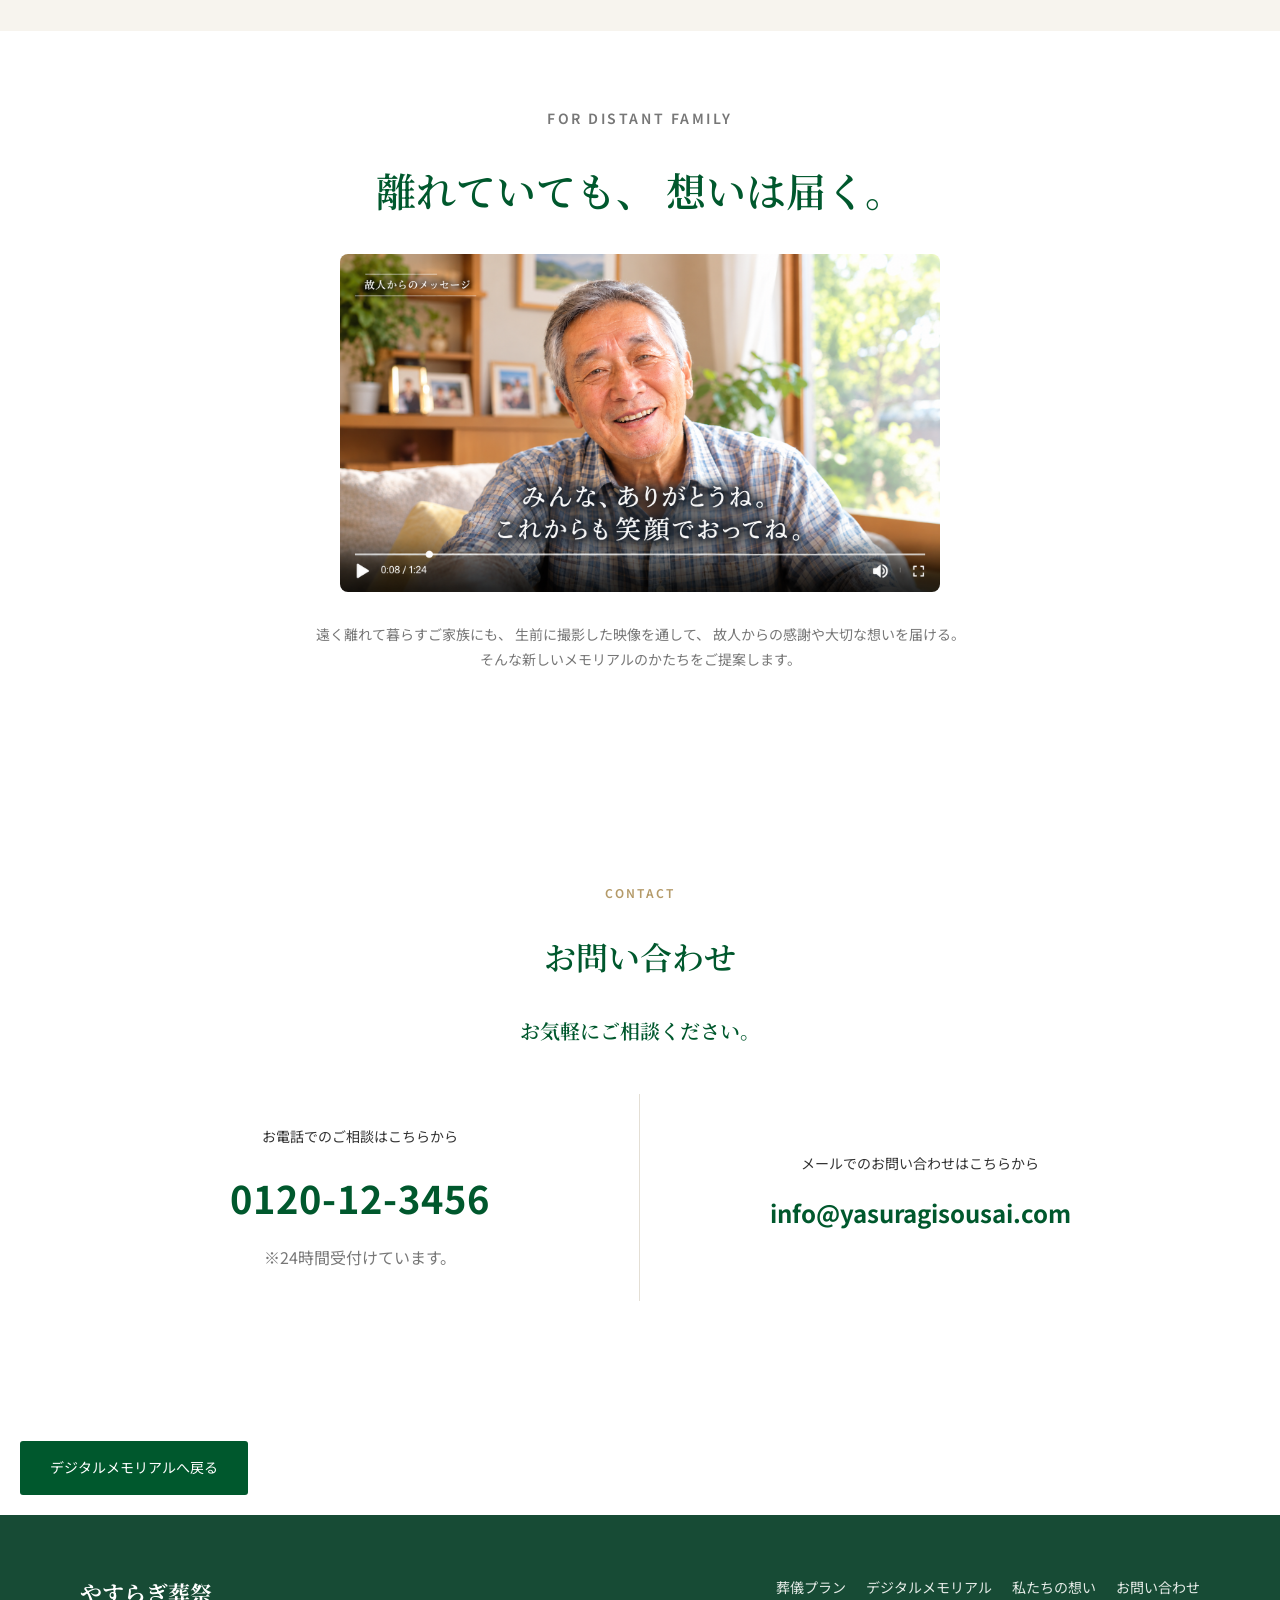
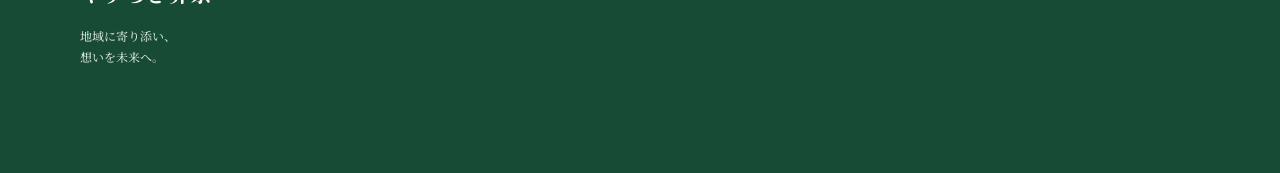
<file: digital-memorial.html>
<!DOCTYPE html>

<html lang="ja">

<head>
    <meta charset="UTF-8">
    <meta name="viewport" content="width=device-width, initial-scale=1.0">
    <title>デジタルメモリアル｜やすらぎ葬祭</title>

    <link rel="preconnect" href="https://fonts.googleapis.com">
    <link rel="preconnect" href="https://fonts.gstatic.com" crossorigin>

    <link
        href="https://fonts.googleapis.com/css2?family=Noto+Sans+JP:wght@400;500;600;700&family=Noto+Serif+JP:wght@500;600;700&display=swap"
        rel="stylesheet">

    <link rel="stylesheet" href="style.css">
</head>

<body>

    <!-- =========================
     HEADER
========================= -->

    <header class="header">

        <div class="header-inner">

            <a href="index.html" class="logo">
                <img src="image/logo-ark.png" alt="やすらぎ葬祭">
            </a>

            <nav class="nav">

                <a href="index.html#plans">葬儀プラン</a>

                <a href="index.html#memorial">デジタルメモリアル</a>

                <a href="index.html#about">私たちの想い</a>

                <a href="index.html#guide">葬儀について</a>

                <a href="index.html#contact" class="nav-contact">
                    お問い合わせ
                </a>

            </nav>

            <button class="hamburger" id="hamburger" aria-label="メニューを開く">
                <span></span>
                <span></span>
                <span></span>
            </button>

        </div>

    </header>

    <main>

        <!-- =========================
     PAGE HERO
========================= -->

        <section class="page-hero">


            <div class="page-hero-overlay"></div>

            <div class="page-hero-content">

                <p class="section-label">
                    DIGITAL MEMORIAL
                </p>

                <h1>
                    デジタルメモリアル
                </h1>

                <p>
                    離れていても、大切な人の思い出を共有できる。
                </p>

            </div>


        </section>

        <!-- =========================
     INTRO
========================= -->


        <section class="detail-intro section">

            <div class="container">

                <p class="section-label">
                    ABOUT DIGITAL MEMORIAL
                </p>

                <h2>
                    大切な人からの想いを、<br class="pc-only">これからも。
                </h2>

                <p class="detail-lead">
                    元気なうちに撮影した映像を、
                    大切なご家族やご親族へ残しませんか。
                </p>

                <p>
                    伝えておきたい感謝の気持ちや、これからを生きる大切な人へのメッセージ。
                    <br class="pc-only">生前に撮影した映像を、亡くなったあとにご家族やご親族が視聴できるように残す、
                    新しいメモリアルのかたちをご提案します。
                </p>

                <p>
                    また、ご家族やご親族からのメッセージや思い出の写真も残し、
                    それぞれの想いを大切に共有できる場所を目指します。
                </p>

            </div>

        </section>

        <!-- =========================
     FEATURES
========================= -->


        <section class="detail-features section section-ivory">

            <div class="container">

                <div class="section-heading">

                    <div>

                        <p class="section-label">
                            FEATURES
                        </p>

                        <h2>
                            できること
                        </h2>

                        <p class="features-lead">
                            生前に託した想いを映像に込めて、<br>
                            大切なご家族へ届けます。
                        </p>

                    </div>

                </div>

                <div class="feature-grid">

                    <!-- 01 -->

                    <article class="feature-card">

                        <div class="feature-card-top">
                            <span class="feature-number">
                                01
                            </span>

                            <span class="feature-icon" aria-hidden="true">
                                <svg viewBox="0 0 24 24" fill="none" xmlns="http://www.w3.org/2000/svg">
                                    <rect x="3" y="6" width="13" height="12" rx="2" stroke="currentColor"
                                        stroke-width="1.5" />
                                    <path d="M16 10L21 7V17L16 14" stroke="currentColor" stroke-width="1.5"
                                        stroke-linejoin="round" />
                                </svg>
                            </span>
                        </div>

                        <h3>
                            想いを映像で届ける
                        </h3>

                        <p>
                            生前に撮影した映像を通して、
                            故人からご家族へ感謝の気持ちや
                            大切な想いを届けることを提案します。
                        </p>

                    </article>

                    <!-- 02 -->

                    <article class="feature-card">
                        <div class="feature-card-top">
                            <span class="feature-number">02</span>

                            <span class="feature-icon" aria-hidden="true">
                                <svg viewBox="0 0 24 24" fill="none" xmlns="http://www.w3.org/2000/svg">
                                    <rect x="3" y="4" width="18" height="16" rx="2" stroke="currentColor"
                                        stroke-width="1.5" />
                                    <circle cx="8.5" cy="9" r="1.5" stroke="currentColor" stroke-width="1.5" />
                                    <path d="M21 15L16 10L6 20" stroke="currentColor" stroke-width="1.5"
                                        stroke-linejoin="round" />
                                </svg>
                            </span>
                        </div>

                        <h3>
                            思い出の写真を残す
                        </h3>

                        <p>
                            故人との思い出の写真や動画を残し、
                            届けられた映像とともに、
                            大切な時間を振り返ることができます。
                        </p>

                    </article>

                    <!-- 03 -->
                    <article class="feature-card">
                        <div class="feature-card-top">
                            <span class="feature-number">03</span>

                            <span class="feature-icon" aria-hidden="true">
                                <svg viewBox="0 0 24 24" fill="none" xmlns="http://www.w3.org/2000/svg">
                                    <path d="M4 5.5H20V16H13L8 20V16H4V5.5Z" stroke="currentColor" stroke-width="1.5"
                                        stroke-linejoin="round" />
                                    <path d="M8 10H16M8 13H13" stroke="currentColor" stroke-width="1.5"
                                        stroke-linecap="round" />
                                </svg>
                            </span>
                        </div>
                        <h3>
                            家族の想いを共有する
                        </h3>

                        <p>
                            ご家族や親しい方からのメッセージを添え、
                            それぞれの想いを共有しながら、
                            故人を偲ぶ時間を大切にします。
                        </p>

                    </article>

                </div>

            </div>

        </section>


        <!-- =========================
     SCREEN IMAGE
========================= -->

        <section class="memorial-detail section">

            <div class="container">

                <div class="section-heading">

                    <div>
                        <p class="section-label">
                            MEMORIAL PAGE
                        </p>

                        <h2>
                            思い出をひとつの場所に。
                        </h2>
                    </div>
                </div>
            </div>


            <div class="memorial-detail-content">

                <!-- 左：スマホ画像 -->
                <div class="memorial-detail-image">
                    <img src="image/degital-memorial2.png" alt="デジタルメモリアルの画面イメージ">
                </div>

                <!-- 右：説明文 -->

                <div class="memorial-detail-text">

                    <p>
                        生前に撮影した映像を通して、
                        故人からご家族へ感謝の気持ちや
                        大切な想いを届けることを提案します。
                    </p>

                    <p>
                        映像に添えた思い出の写真やご家族からのメッセージとともに、
                        大切な人との時間を振り返り、
                        それぞれの想いを共有できる場所を目指します。
                    </p>

                </div>

            </div>
        </section>

        <!-- =========================
FLOW
========================= -->


        <section class="detail-flow section section-ivory">

            <div class="container">

                <div class="section-title">

                    <p class="section-label">
                        FLOW
                    </p>

                    <h2>
                        想いを届けるまで
                    </h2>

                    <p>
                        生前に託した想いを、大切なご家族へ届けるための仕組みをご提案します。
                    </p>

                </div>

                <div class="flow-list">

                    <div class="flow-item">

                        <span>
                            01
                        </span>

                        <div>

                            <h3>
                                生前に映像を撮影
                            </h3>

                            <p>
                                感謝の気持ちや伝えておきたい想いを、
                                ご自身の言葉で映像に残します。
                            </p>

                        </div>

                    </div>

                    <div class="flow-item">

                        <span>
                            02
                        </span>

                        <div>

                            <h3>
                                公開方法や意思を確認
                            </h3>

                            <p>
                                映像を届けたい相手や公開のタイミング、
                                保管方法などを事前に確認し、
                                本人の意思を大切にする仕組みを想定しています。
                            </p>

                        </div>

                    </div>

                    <div class="flow-item">

                        <span>
                            03
                        </span>

                        <div>

                            <h3>
                                大切なご家族へ届ける
                            </h3>

                            <p>
                                本人の事前の意思と定められた条件に基づいて、
                                ご家族が映像を視聴できる仕組みを目指します。
                                思い出の写真やご家族からのメッセージも、
                                あわせて共有できることを想定しています。
                            </p>

                        </div>

                    </div>

                </div>

            </div>

        </section>

        <!-- =========================
     DISTANT FAMILY
========================= -->

        <section class="contact section">

            <div class="notice-content">

                <p class="section-label">
                    FOR DISTANT FAMILY
                </p>

                <h2>
                    離れていても、
                    <span class="sp-only"><br></span>想いは届く。
                </h2>

                <img src="image/digital-message.png" alt="生前に撮影した、家族へのメッセージ動画のイメージ" class="digital-message-image">

                <p>
                    遠く離れて暮らすご家族にも、
                    生前に撮影した映像を通して、
                    故人からの感謝や大切な想いを届ける。
                    <br class="pc-only">そんな新しいメモリアルのかたちをご提案します。
                </p>
            </div>
        </section>

        <!-- =========================
     CONTACT
========================= -->
        <section class="contact section">

            <div class="container">

                <div class="digital-contact-intro">

                    <p class="section-label">
                        CONTACT
                    </p>

                    <h2 class="notice-heading">
                        <span class="notice-title">お問い合わせ</span>
                        <br>
                        <span class="notice-subtitle">お気軽にご相談ください。</span>
                    </h2>


                </div>


                <div class="contact-box">

                    <div class="contact-item">

                        <span>
                            お電話でのご相談はこちらから
                        </span>

                        <strong class="contact-phone">
                            <a href="tel:0120123456">0120-12-3456</a>
                        </strong>

                        <small>
                            ※24時間受付けています。
                        </small>

                    </div>


                    <div class="contact-item">

                        <span>
                            メールでのお問い合わせはこちらから
                        </span>

                        <strong>
                            <a href="mailto:info@yasuragisousai.com">info@yasuragisousai.com</a>
                        </strong>

                    </div>

                </div>

            </div>

        </section>



        <div class="detail-back">

            <a href="index.html#memorial" class="button button-green">
                デジタルメモリアルへ戻る
            </a>

        </div>

    </main>

    <!-- =========================
     FOOTER
========================= -->
    <footer class="footer">

        <div class="container footer-inner">

            <div class="footer-logo">

                <strong>
                    やすらぎ葬祭
                </strong>

                <p>
                    地域に寄り添い、<br>
                    想いを未来へ。
                </p>

            </div>

            <div class="footer-links">

                <a href="index.html#plans">
                    葬儀プラン
                </a>

                <a href="index.html#memorial">
                    デジタルメモリアル
                </a>

                <a href="index.html#about">
                    私たちの想い
                </a>

                <a href="index.html#contact">
                    お問い合わせ
                </a>

            </div>

        </div>

    </footer>
    <script src="script.js"></script>
</body>

</html>
</file>
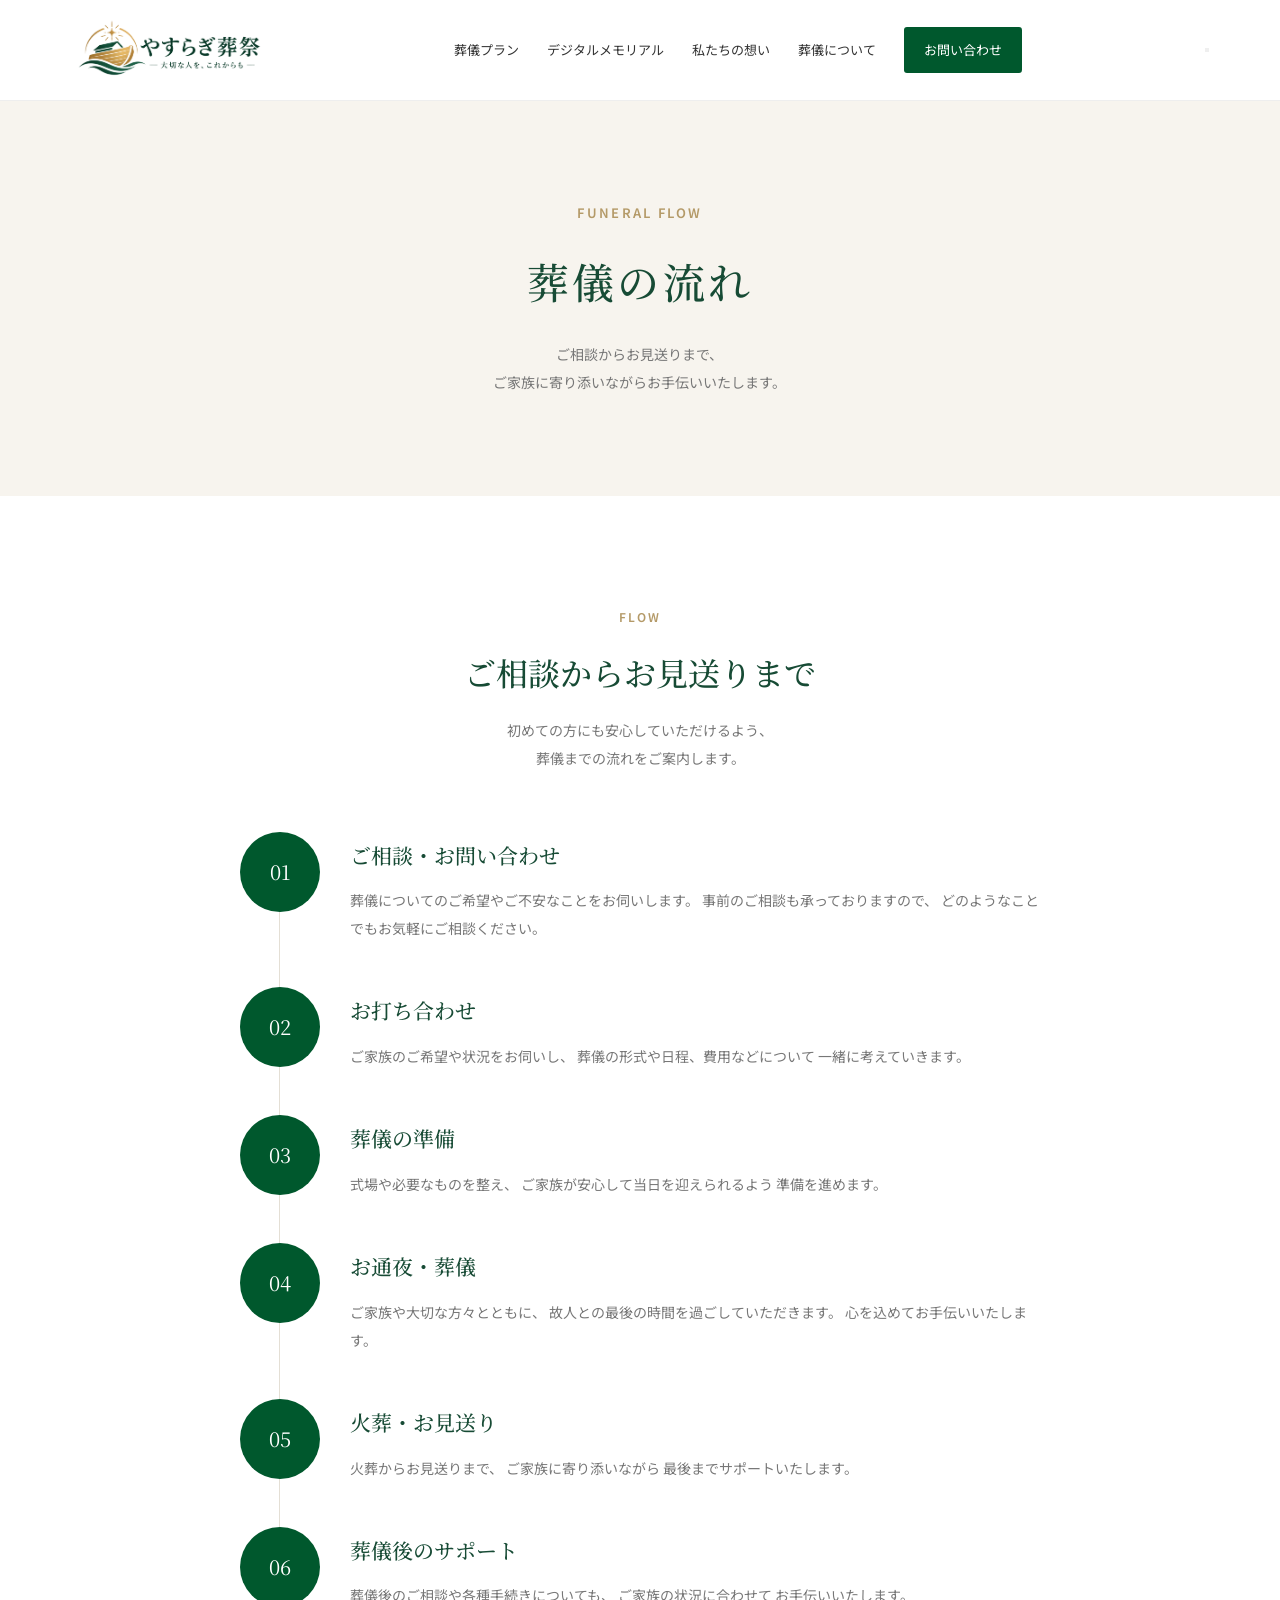
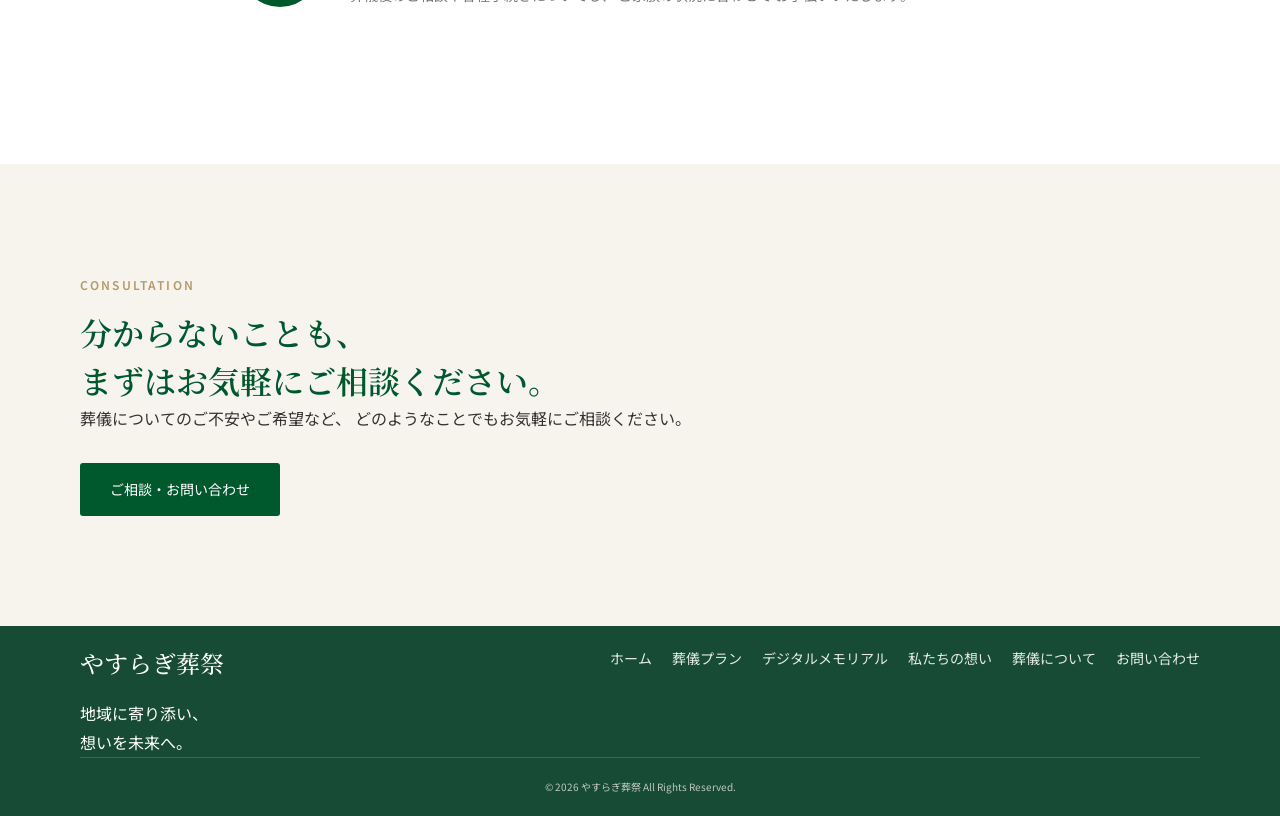
<file: flow.html>
<!DOCTYPE html>

<html lang="ja">

<head>
    <meta charset="UTF-8">
    <meta name="viewport" content="width=device-width, initial-scale=1.0">


    <title>葬儀の流れ｜やすらぎ葬祭</title>

    <link rel="stylesheet" href="style.css">

    <link rel="preconnect" href="https://fonts.googleapis.com">
    <link rel="preconnect" href="https://fonts.gstatic.com" crossorigin>
    <link
        href="https://fonts.googleapis.com/css2?family=Noto+Sans+JP:wght@400;500;600&family=Noto+Serif+JP:wght@400;500;600&display=swap"
        rel="stylesheet">


</head>

<body>

    <!-- ヘッダー -->
    <header class="header">

        <div class="header-inner">

            <a href="index.html" class="logo">
                <img src="image/logo-ark.png" alt="やすらぎ葬祭">
            </a>

            <nav class="nav">
                <a href="index.html#plans">葬儀プラン</a>
                <a href="digital-memorial.html">デジタルメモリアル</a>
                <a href="index.html#about">私たちの想い</a>
                <a href="index.html#guide">葬儀について</a>
                <a href="index.html#contact" class="nav-contact">お問い合わせ</a>
            </nav>

            <button class="hamburger" id="hamburger" aria-label="メニューを開く">
                <span></span>
                <span></span>
                <span></span>
            </button>

        </div>

    </header>


    <!-- ページタイトル -->
    <main>

        <section class="page-hero">

            <div class="container">

                <p class="section-label">FUNERAL FLOW</p>

                <h1>葬儀の流れ</h1>

                <p>
                    ご相談からお見送りまで、<br>
                    ご家族に寄り添いながらお手伝いいたします。
                </p>

            </div>

        </section>


        <!-- 葬儀の流れ -->
        <section class="flow section">

            <div class="container">

                <p class="section-label">FLOW</p>

                <h2>
                    ご相談からお見送りまで
                </h2>

                <p class="flow-lead">
                    初めての方にも安心していただけるよう、<br>
                    葬儀までの流れをご案内します。
                </p>


                <div class="flow-list">

                    <div class="flow-item">

                        <div class="flow-number">01</div>

                        <div class="flow-content">

                            <h3>ご相談・お問い合わせ</h3>

                            <p>
                                葬儀についてのご希望やご不安なことをお伺いします。
                                事前のご相談も承っておりますので、
                                どのようなことでもお気軽にご相談ください。
                            </p>

                        </div>

                    </div>


                    <div class="flow-item">

                        <div class="flow-number">02</div>

                        <div class="flow-content">

                            <h3>お打ち合わせ</h3>

                            <p>
                                ご家族のご希望や状況をお伺いし、
                                葬儀の形式や日程、費用などについて
                                一緒に考えていきます。
                            </p>

                        </div>

                    </div>


                    <div class="flow-item">

                        <div class="flow-number">03</div>

                        <div class="flow-content">

                            <h3>葬儀の準備</h3>

                            <p>
                                式場や必要なものを整え、
                                ご家族が安心して当日を迎えられるよう
                                準備を進めます。
                            </p>

                        </div>

                    </div>


                    <div class="flow-item">

                        <div class="flow-number">04</div>

                        <div class="flow-content">

                            <h3>お通夜・葬儀</h3>

                            <p>
                                ご家族や大切な方々とともに、
                                故人との最後の時間を過ごしていただきます。
                                心を込めてお手伝いいたします。
                            </p>

                        </div>

                    </div>


                    <div class="flow-item">

                        <div class="flow-number">05</div>

                        <div class="flow-content">

                            <h3>火葬・お見送り</h3>

                            <p>
                                火葬からお見送りまで、
                                ご家族に寄り添いながら
                                最後までサポートいたします。
                            </p>

                        </div>

                    </div>


                    <div class="flow-item">

                        <div class="flow-number">06</div>

                        <div class="flow-content">

                            <h3>葬儀後のサポート</h3>

                            <p>
                                葬儀後のご相談や各種手続きについても、
                                ご家族の状況に合わせて
                                お手伝いいたします。
                            </p>

                        </div>

                    </div>

                </div>

            </div>

        </section>


        <!-- お問い合わせ -->
        <section class="plan-contact section section-ivory">

            <div class="container">

                <div class="plan-contact-box">

                    <p class="section-label">CONSULTATION</p>

                    <h2>
                        分からないことも、<br>
                        まずはお気軽にご相談ください。
                    </h2>

                    <p>
                        葬儀についてのご不安やご希望など、
                        どのようなことでもお気軽にご相談ください。
                    </p>

                    <a href="index.html#contact" class="button button-green">
                        ご相談・お問い合わせ
                    </a>

                </div>

            </div>

        </section>

    </main>


    <!-- フッター -->
    <footer class="footer">

        <div class="container">

            <p class="footer-logo">
                やすらぎ葬祭
            </p>

            <p>
                地域に寄り添い、<br>
                想いを未来へ。
            </p>

            <div class="footer-links">

                <a href="index.html">ホーム</a>
                <a href="plan.html">葬儀プラン</a>
                <a href="digital-memorial.html">デジタルメモリアル</a>
                <a href="index.html#about">私たちの想い</a>
                <a href="index.html#guide">葬儀について</a>
                <a href="index.html#contact">お問い合わせ</a>

            </div>

            <p class="copyright">
                © 2026 やすらぎ葬祭 All Rights Reserved.
            </p>

        </div>

    </footer>


    <script src="script.js"></script>

</body>

</html>
</file>
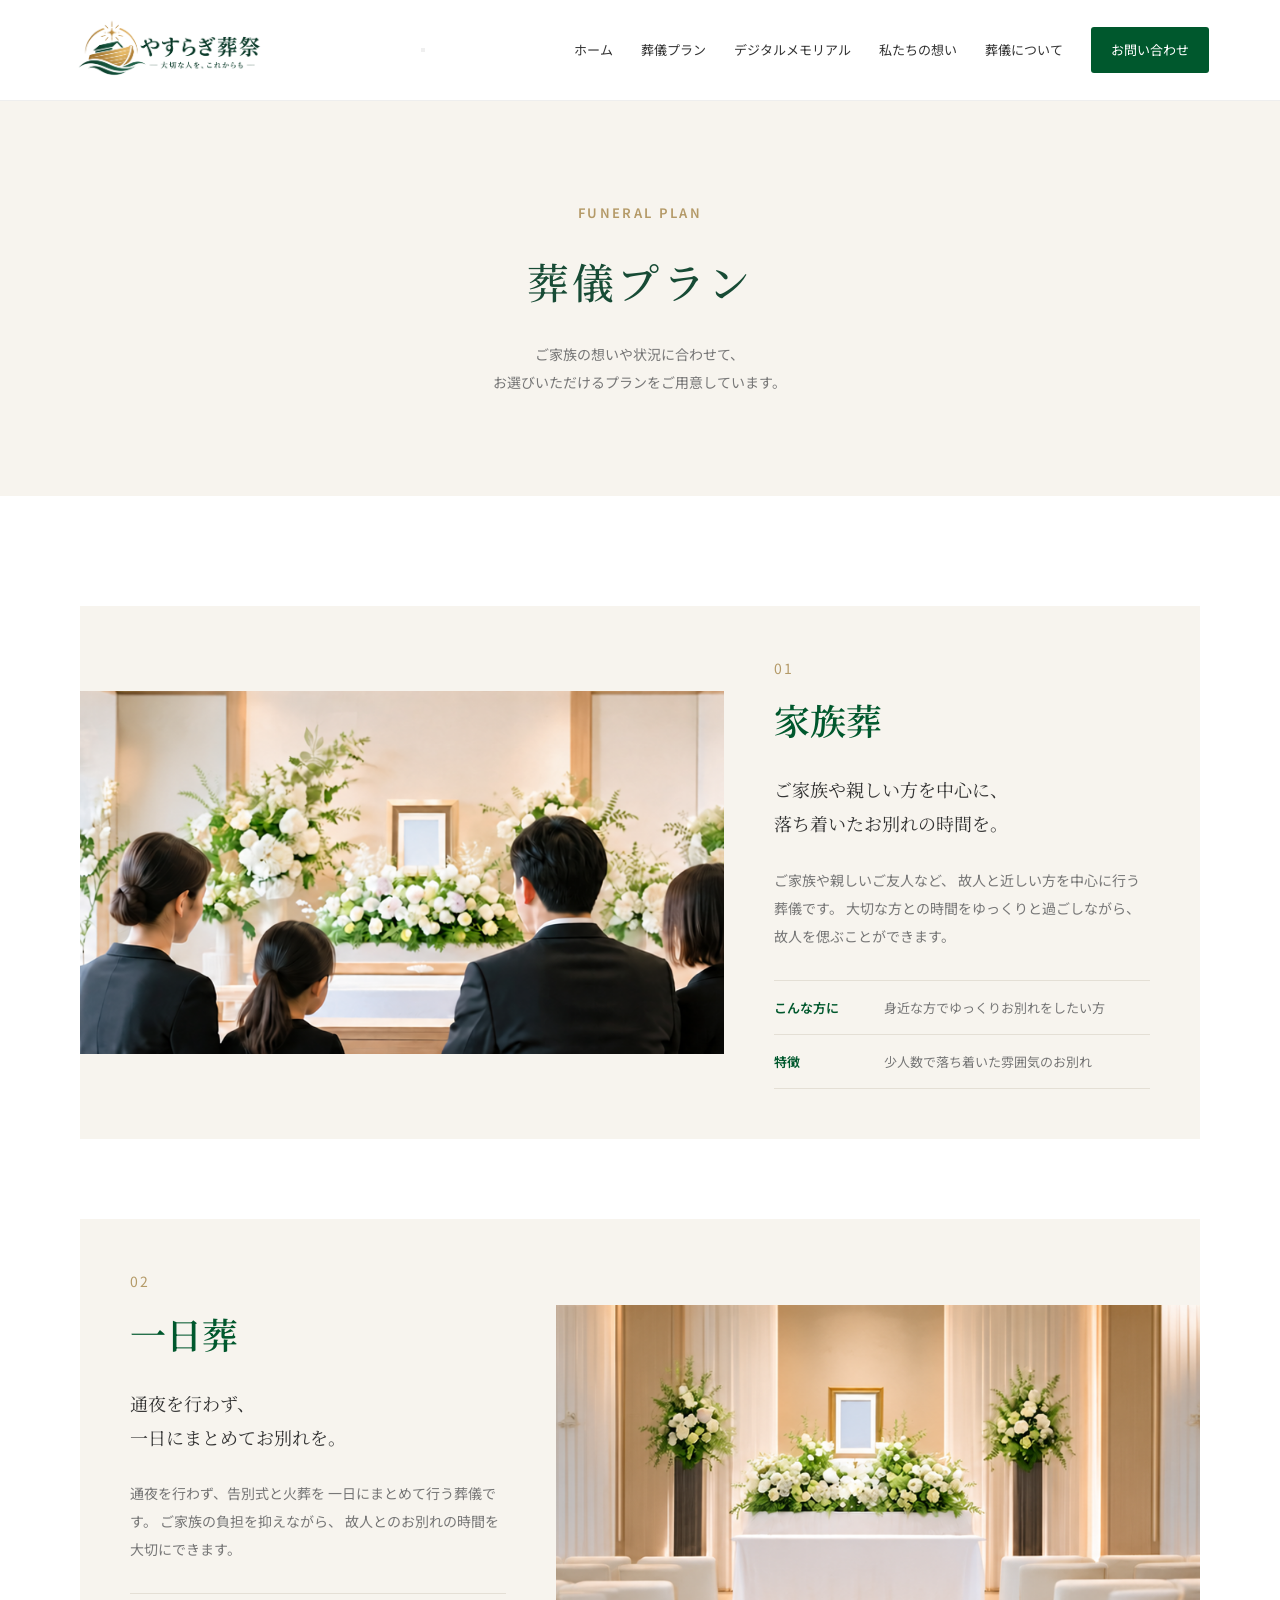
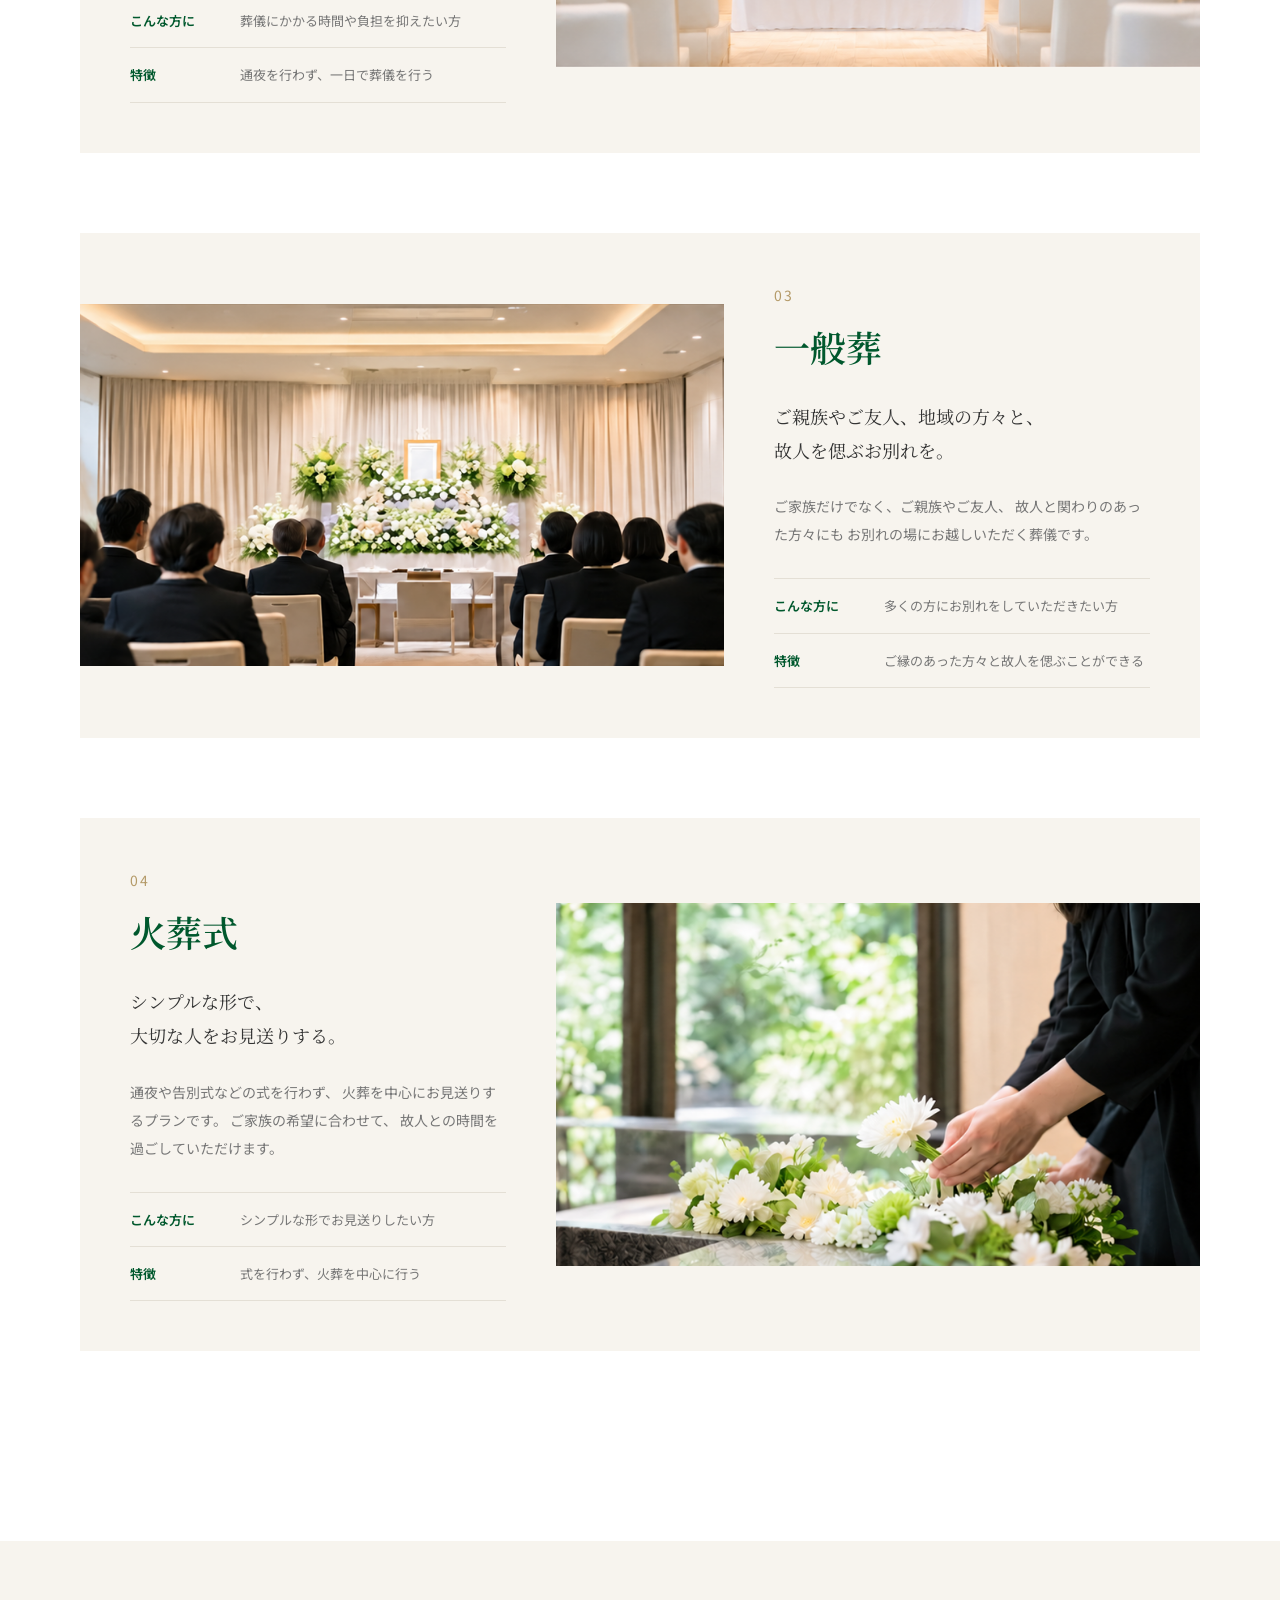
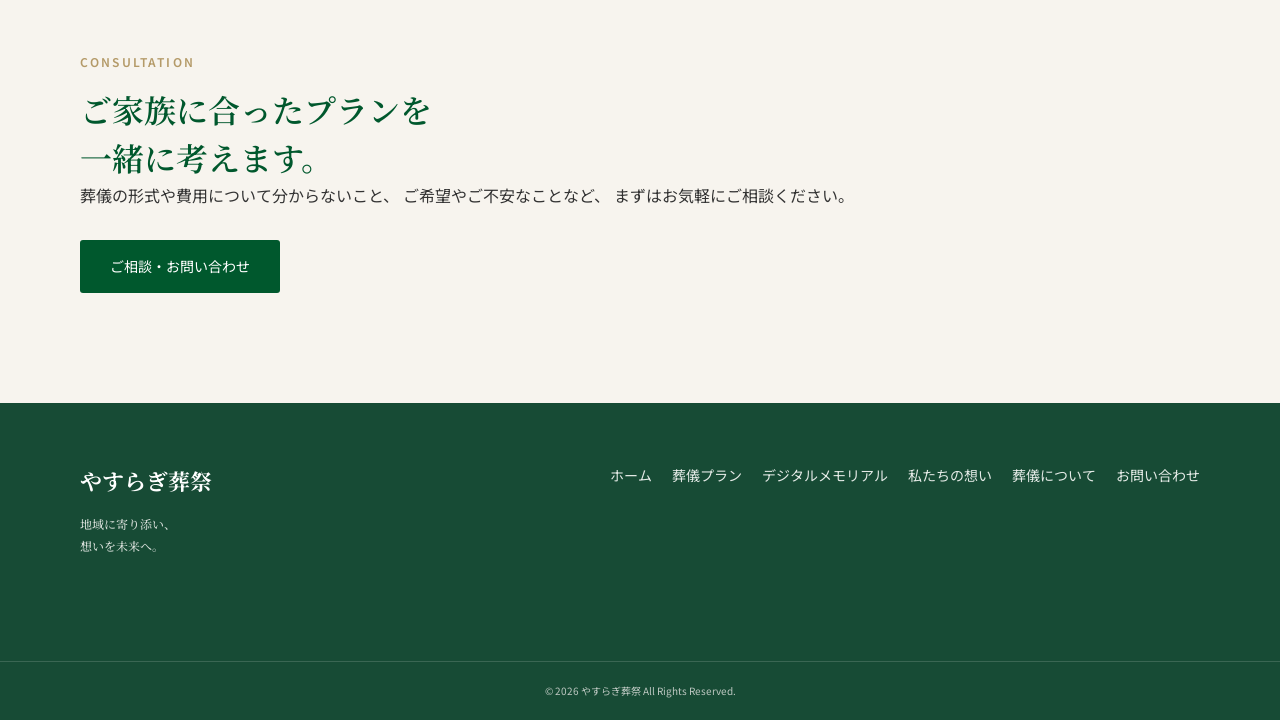
<file: plan.html>
<!DOCTYPE html>

<html lang="ja">

<head>
    <meta charset="UTF-8">
    <meta name="viewport" content="width=device-width, initial-scale=1.0">


    <title>葬儀プラン｜やすらぎ葬祭</title>

    <!-- Google Fonts -->
    <link rel="preconnect" href="https://fonts.googleapis.com">
    <link rel="preconnect" href="https://fonts.gstatic.com" crossorigin>

    <link
        href="https://fonts.googleapis.com/css2?family=Noto+Sans+JP:wght@400;500;600;700&family=Noto+Serif+JP:wght@500;600;700&display=swap"
        rel="stylesheet">

    <!-- CSS -->
    <link rel="stylesheet" href="style.css">


</head>

<body>


    <!-- =========================
     ヘッダー
========================== -->
    <header class="header">

        <div class="container header-inner">

            <a href="index.html" class="logo">
                <img src="image/logo-ark.png" alt="やすらぎ葬祭">
            </a>

            <button class="hamburger" id="hamburger" aria-label="メニューを開く">
                <span></span>
                <span></span>
                <span></span>
            </button>

            <nav class="nav">
                <a href="index.html">ホーム</a>
                <a href="plan.html">葬儀プラン</a>
                <a href="digital-memorial.html">デジタルメモリアル</a>
                <a href="index.html#about">私たちの想い</a>
                <a href="index.html#guide">葬儀について</a>
                <a href="index.html#contact" class="nav-contact">
                    お問い合わせ
                </a>
            </nav>

        </div>

    </header>


    <!-- =========================
     メイン
========================== -->

    <main>

        <!-- ページタイトル -->

        <section class="page-hero">

            <div class="container">

                <p class="section-label">FUNERAL PLAN</p>

                <h1>
                    葬儀プラン
                </h1>

                <p>
                    ご家族の想いや状況に合わせて、<br>
                    お選びいただけるプランをご用意しています。
                </p>

            </div>

        </section>


        <!-- =========================
         プラン一覧
    ========================== -->

        <section class="plan-detail section">

            <div class="container">

                <!-- 家族葬 -->

                <article class="plan-detail-card">

                    <div class="plan-detail-image family"></div>

                    <div class="plan-detail-content" id="family">

                        <p class="card-number">01</p>

                        <h2>家族葬</h2>

                        <p class="plan-lead">
                            ご家族や親しい方を中心に、<br>
                            落ち着いたお別れの時間を。
                        </p>

                        <p>
                            ご家族や親しいご友人など、
                            故人と近しい方を中心に行う葬儀です。
                            大切な方との時間をゆっくりと過ごしながら、
                            故人を偲ぶことができます。
                        </p>

                        <dl class="plan-info">

                            <div>
                                <dt>こんな方に</dt>
                                <dd>
                                    身近な方でゆっくりお別れをしたい方
                                </dd>
                            </div>

                            <div>
                                <dt>特徴</dt>
                                <dd>
                                    少人数で落ち着いた雰囲気のお別れ
                                </dd>
                            </div>

                        </dl>

                    </div>

                </article>


                <!-- 一日葬 -->

                <article class="plan-detail-card reverse">

                    <div class="plan-detail-image one-day"></div>

                    <div class="plan-detail-content" id="oneday">

                        <p class="card-number">02</p>

                        <h2>一日葬</h2>

                        <p class="plan-lead">
                            通夜を行わず、<br>
                            一日にまとめてお別れを。
                        </p>

                        <p>
                            通夜を行わず、告別式と火葬を
                            一日にまとめて行う葬儀です。
                            ご家族の負担を抑えながら、
                            故人とのお別れの時間を大切にできます。
                        </p>

                        <dl class="plan-info">

                            <div>
                                <dt>こんな方に</dt>
                                <dd>
                                    葬儀にかかる時間や負担を抑えたい方
                                </dd>
                            </div>

                            <div>
                                <dt>特徴</dt>
                                <dd>
                                    通夜を行わず、一日で葬儀を行う
                                </dd>
                            </div>

                        </dl>

                    </div>

                </article>


                <!-- 一般葬 -->

                <article class="plan-detail-card">

                    <div class="plan-detail-image general"></div>

                    <div class="plan-detail-content" id="general">

                        <p class="card-number">03</p>

                        <h2>一般葬</h2>

                        <p class="plan-lead">
                            ご親族やご友人、地域の方々と、<br class="pc-only">
                            故人を偲ぶお別れを。
                        </p>

                        <p>
                            ご家族だけでなく、ご親族やご友人、
                            故人と関わりのあった方々にも
                            お別れの場にお越しいただく葬儀です。
                        </p>

                        <dl class="plan-info">

                            <div>
                                <dt>こんな方に</dt>
                                <dd>
                                    多くの方にお別れをしていただきたい方
                                </dd>
                            </div>

                            <div>
                                <dt>特徴</dt>
                                <dd>
                                    ご縁のあった方々と故人を偲ぶことができる
                                </dd>
                            </div>

                        </dl>

                    </div>

                </article>


                <!-- 火葬式 -->

                <article class="plan-detail-card reverse">

                    <div class="plan-detail-image cremation"></div>

                    <div class="plan-detail-content" id="cremation">

                        <p class="card-number">04</p>

                        <h2>火葬式</h2>

                        <p class="plan-lead">
                            シンプルな形で、<br>
                            大切な人をお見送りする。
                        </p>

                        <p>
                            通夜や告別式などの式を行わず、
                            火葬を中心にお見送りするプランです。
                            ご家族の希望に合わせて、
                            故人との時間を過ごしていただけます。
                        </p>

                        <dl class="plan-info">

                            <div>
                                <dt>こんな方に</dt>
                                <dd>
                                    シンプルな形でお見送りしたい方
                                </dd>
                            </div>

                            <div>
                                <dt>特徴</dt>
                                <dd>
                                    式を行わず、火葬を中心に行う
                                </dd>
                            </div>

                        </dl>

                    </div>

                </article>

            </div>

        </section>


        <!-- =========================
         ご相談
    ========================== -->

        <section class="plan-contact section section-ivory">

            <div class="container">

                <div class="plan-contact-box">

                    <p class="section-label">CONSULTATION</p>

                    <h2>
                        ご家族に合ったプランを<br class="pc-only">
                        一緒に考えます。
                    </h2>

                    <p>
                        葬儀の形式や費用について分からないこと、
                        ご希望やご不安なことなど、
                        まずはお気軽にご相談ください。
                    </p>

                    <a href="index.html#contact" class="button button-green">
                        ご相談・お問い合わせ
                    </a>

                </div>

            </div>

        </section>

    </main>


    <!-- =========================
     フッター
========================== -->

    <footer class="footer">

        <div class="container footer-inner">

            <div class="footer-logo">

                <strong>やすらぎ葬祭</strong>

                <p>
                    地域に寄り添い、<br>
                    想いを未来へ。
                </p>

            </div>


            <div class="footer-links">

                <a href="index.html">ホーム</a>
                <a href="plan.html">葬儀プラン</a>
                <a href="digital-memorial.html">デジタルメモリアル</a>
                <a href="index.html#about">私たちの想い</a>
                <a href="index.html#guide">葬儀について</a>
                <a href="index.html#contact">お問い合わせ</a>

            </div>

        </div>


        <div class="copyright">
            © 2026 やすらぎ葬祭 All Rights Reserved.
        </div>

    </footer>

    <script src="script.js"></script>

</body>

</html>
</file>
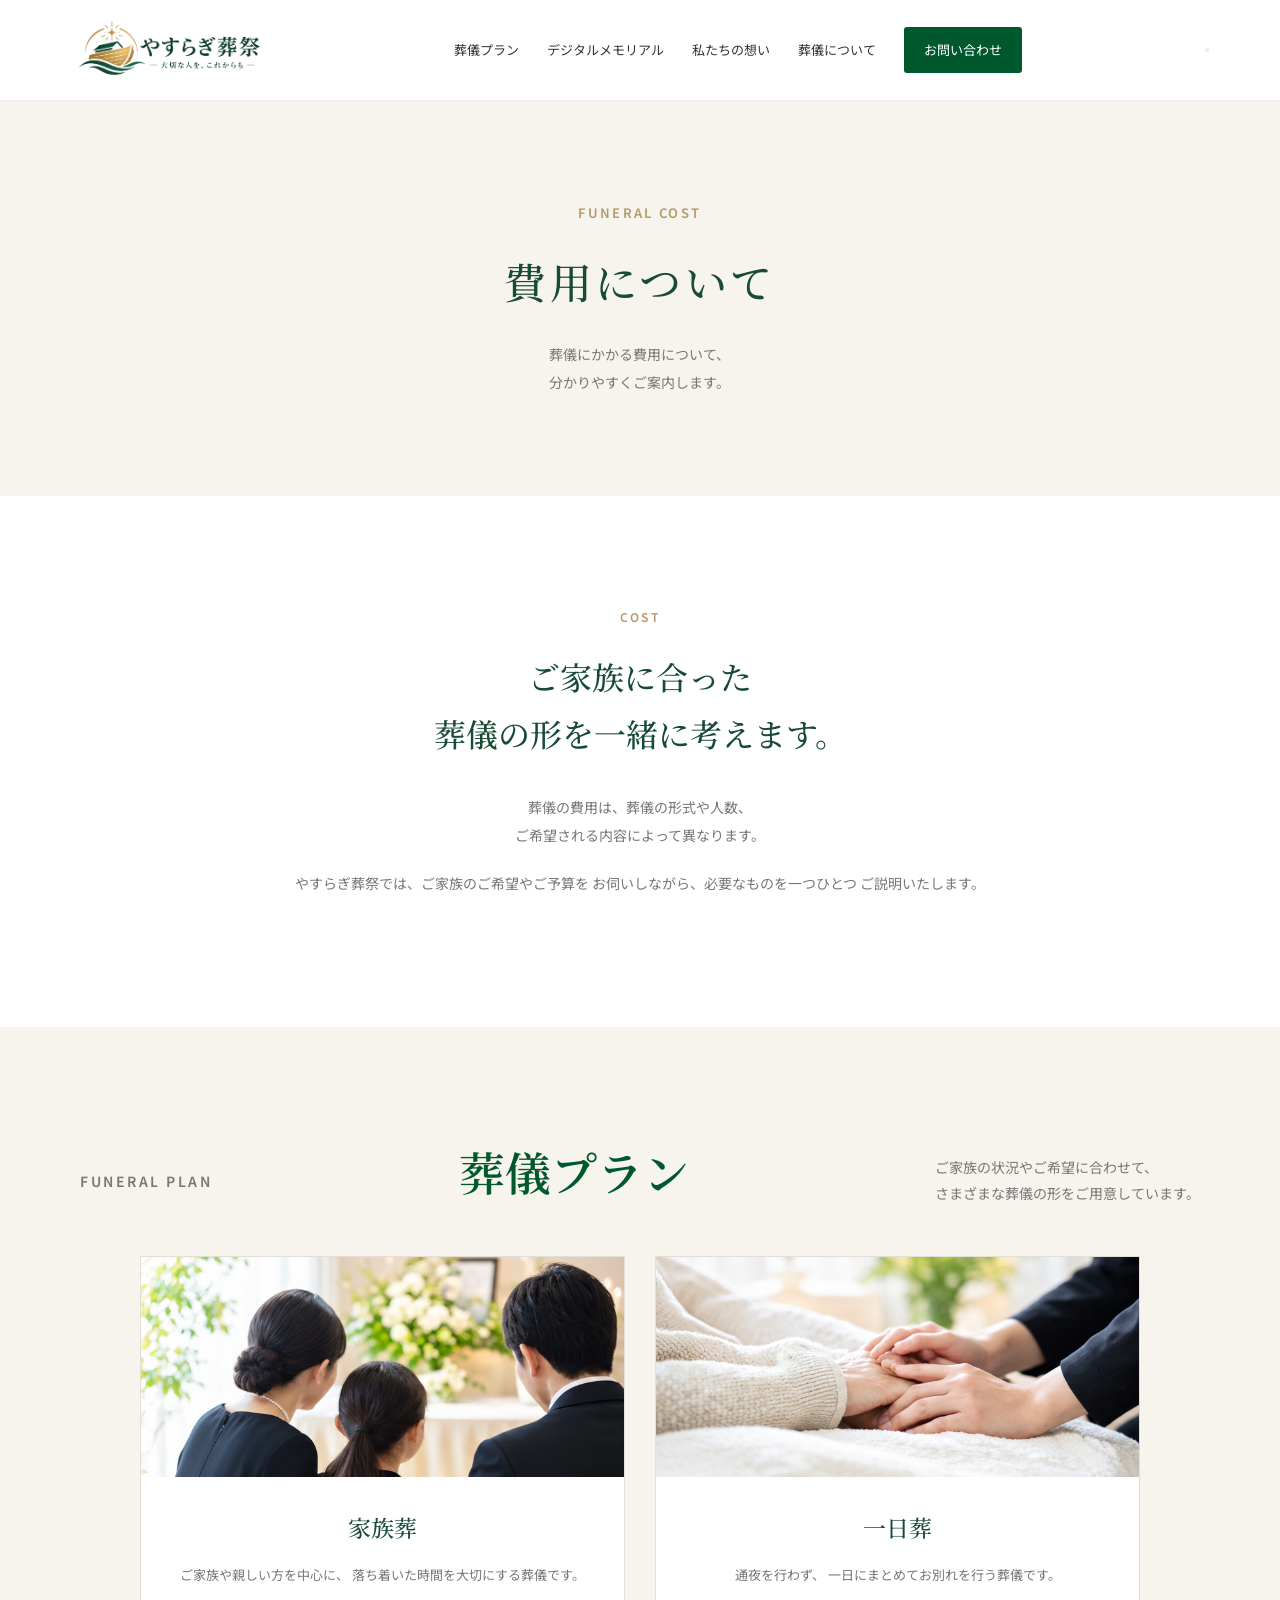
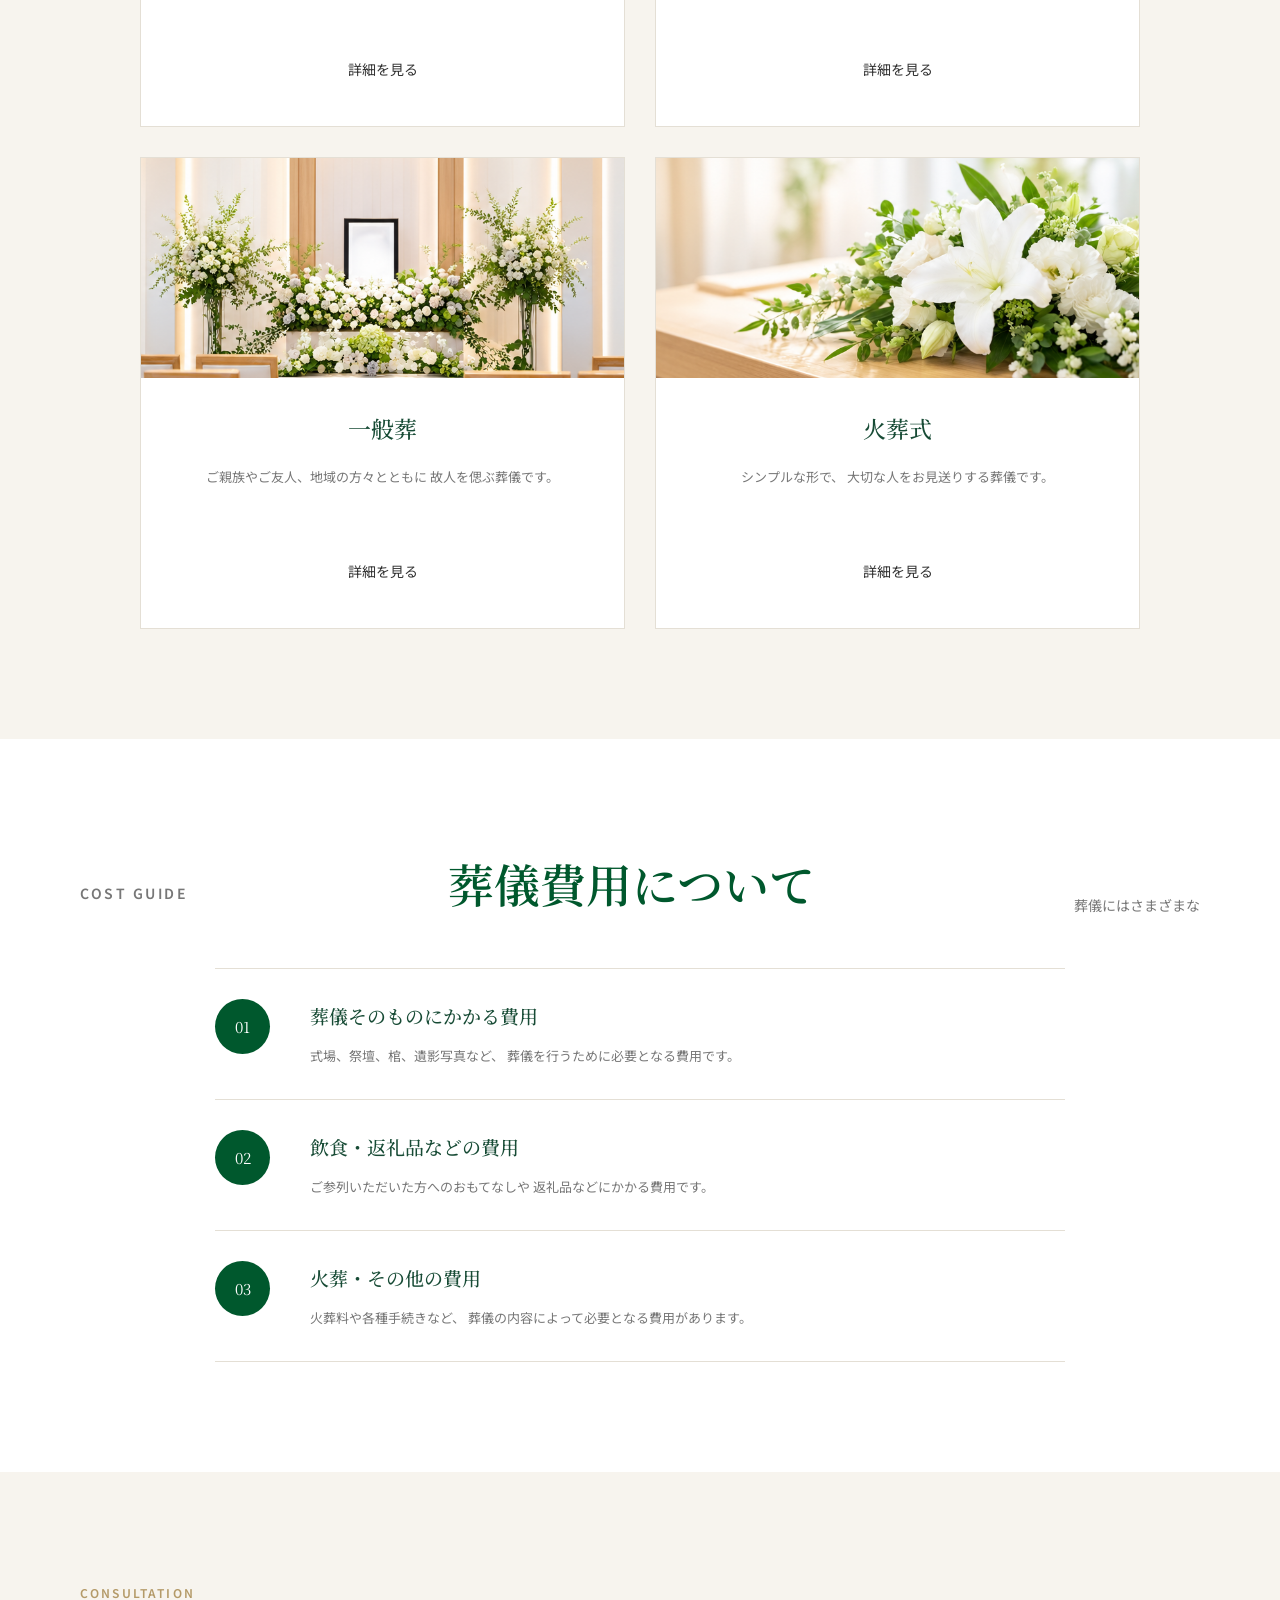
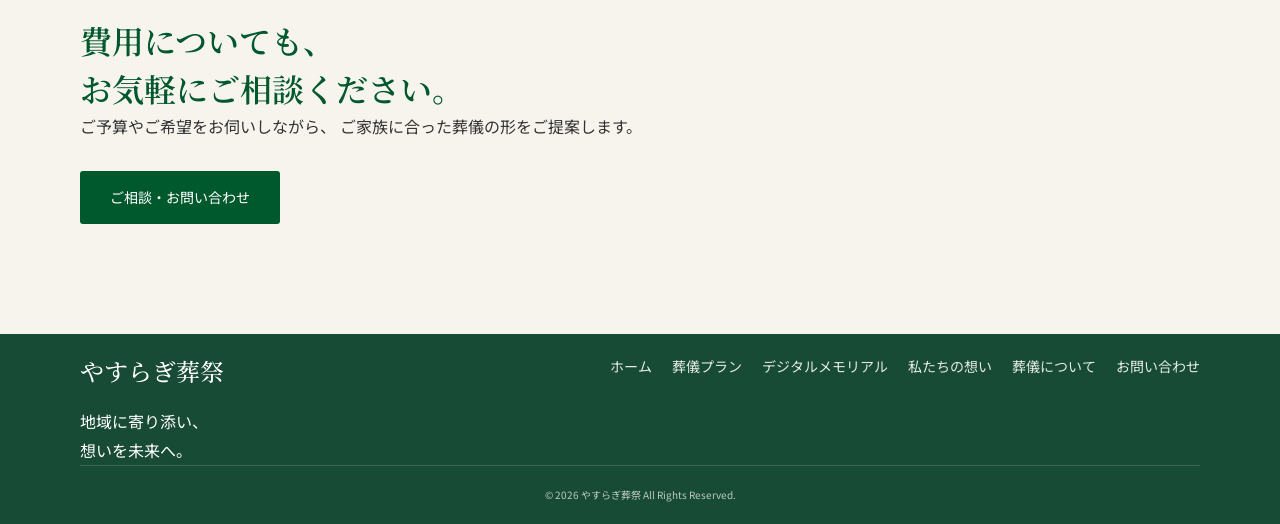
<file: price.html>
<!DOCTYPE html>

<html lang="ja">

<head>
    <meta charset="UTF-8">
    <meta name="viewport" content="width=device-width, initial-scale=1.0">

    <title>費用について｜やすらぎ葬祭</title>

    <link rel="stylesheet" href="style.css">

    <link rel="preconnect" href="https://fonts.googleapis.com">
    <link rel="preconnect" href="https://fonts.gstatic.com" crossorigin>
    <link
        href="https://fonts.googleapis.com/css2?family=Noto+Sans+JP:wght@400;500;600&family=Noto+Serif+JP:wght@400;500;600&display=swap"
        rel="stylesheet">


</head>

<body>


    <!-- ヘッダー -->
    <header class="header">

        <div class="header-inner">

            <a href="index.html" class="logo">
                <img src="image/logo-ark.png" alt="やすらぎ葬祭">
            </a>

            <nav class="nav">

                <a href="index.html#plans">葬儀プラン</a>

                <a href="digital-memorial.html">
                    デジタルメモリアル
                </a>

                <a href="index.html#about">
                    私たちの想い
                </a>

                <a href="index.html#guide">
                    葬儀について
                </a>

                <a href="index.html#contact" class="nav-contact">
                    お問い合わせ
                </a>

            </nav>

            <button class="hamburger" id="hamburger" aria-label="メニューを開く">
                <span></span>
                <span></span>
                <span></span>
            </button>

        </div>

    </header>


    <main>

        <!-- ページタイトル -->
        <section class="page-hero">

            <div class="container">

                <p class="section-label">
                    FUNERAL COST
                </p>

                <h1>
                    費用について
                </h1>

                <p>
                    葬儀にかかる費用について、<br>
                    分かりやすくご案内します。
                </p>

            </div>

        </section>


        <!-- 費用について -->
        <section class="price-intro section">

            <div class="container">

                <p class="section-label">
                    COST
                </p>

                <h2>
                    ご家族に合った<br>
                    葬儀の形を一緒に考えます。
                </h2>

                <p class="price-lead">
                    葬儀の費用は、葬儀の形式や人数、<br>
                    ご希望される内容によって異なります。
                </p>

                <p class="price-lead">
                    やすらぎ葬祭では、ご家族のご希望やご予算を
                    お伺いしながら、必要なものを一つひとつ
                    ご説明いたします。
                </p>

            </div>

        </section>


        <!-- 4つのプラン -->
        <section class="price-plans section section-ivory">

            <div class="container">

                <div class="section-heading">

                    <p class="section-label">
                        FUNERAL PLAN
                    </p>

                    <h2>
                        葬儀プラン
                    </h2>

                    <p>
                        ご家族の状況やご希望に合わせて、<br>
                        さまざまな葬儀の形をご用意しています。
                    </p>

                </div>


                <div class="price-plan-grid">

                    <article class="price-plan-card">

                        <div class="price-plan-image family"></div>

                        <div class="price-plan-content">

                            <h3>
                                家族葬
                            </h3>

                            <p>
                                ご家族や親しい方を中心に、
                                落ち着いた時間を大切にする葬儀です。
                            </p>

                            <a href="plan.html#family" class="button button-outline">
                                詳細を見る
                            </a>

                        </div>

                    </article>


                    <article class="price-plan-card">

                        <div class="price-plan-image one-day"></div>

                        <div class="price-plan-content">

                            <h3>
                                一日葬
                            </h3>

                            <p>
                                通夜を行わず、
                                一日にまとめてお別れを行う葬儀です。
                            </p>

                            <a href="plan.html#oneday" class="button button-outline">
                                詳細を見る
                            </a>

                        </div>

                    </article>


                    <article class="price-plan-card">

                        <div class="price-plan-image general"></div>

                        <div class="price-plan-content">

                            <h3>
                                一般葬
                            </h3>

                            <p>
                                ご親族やご友人、地域の方々とともに
                                故人を偲ぶ葬儀です。
                            </p>

                            <a href="plan.html#general" class="button button-outline">
                                詳細を見る
                            </a>

                        </div>

                    </article>


                    <article class="price-plan-card">

                        <div class="price-plan-image cremation"></div>

                        <div class="price-plan-content">

                            <h3>
                                火葬式
                            </h3>

                            <p>
                                シンプルな形で、
                                大切な人をお見送りする葬儀です。
                            </p>

                            <a href="plan.html#cremation" class="button button-outline">
                                詳細を見る
                            </a>

                        </div>

                    </article>

                </div>

            </div>

        </section>


        <!-- 費用に含まれるもの -->
        <section class="price-items section">

            <div class="container">

                <div class="section-heading">

                    <p class="section-label">
                        COST GUIDE
                    </p>

                    <h2>
                        葬儀費用について
                    </h2>

                    <p>
                        葬儀にはさまざまな
                        <span class="sp-only"><br>費用が必要になります。</span>
                        <span class="sp-only"><br>内容を確認しながら、</span>
                        <span class="sp-only"><br>分かりやすくご説明します。</span>
                    </p>

                </div>


                <div class="price-item-list">

                    <div class="price-item">

                        <span class="price-item-number">
                            01
                        </span>

                        <div>

                            <h3>
                                葬儀そのものにかかる費用
                            </h3>

                            <p>
                                式場、祭壇、棺、遺影写真など、
                                葬儀を行うために必要となる費用です。
                            </p>

                        </div>

                    </div>


                    <div class="price-item">

                        <span class="price-item-number">
                            02
                        </span>

                        <div>

                            <h3>
                                飲食・返礼品などの費用
                            </h3>

                            <p>
                                ご参列いただいた方へのおもてなしや
                                返礼品などにかかる費用です。
                            </p>

                        </div>

                    </div>


                    <div class="price-item">

                        <span class="price-item-number">
                            03
                        </span>

                        <div>

                            <h3>
                                火葬・その他の費用
                            </h3>

                            <p>
                                火葬料や各種手続きなど、
                                葬儀の内容によって必要となる費用があります。
                            </p>

                        </div>

                    </div>

                </div>

            </div>

        </section>


        <!-- 相談 -->
        <section class="plan-contact section section-ivory">

            <div class="container">

                <div class="plan-contact-box">

                    <p class="section-label">
                        CONSULTATION
                    </p>

                    <h2>
                        費用についても、<br>
                        お気軽にご相談ください。
                    </h2>

                    <p>
                        ご予算やご希望をお伺いしながら、
                        ご家族に合った葬儀の形をご提案します。
                    </p>

                    <a href="index.html#contact" class="button button-green">
                        ご相談・お問い合わせ
                    </a>

                </div>

            </div>

        </section>

    </main>


    <!-- フッター -->
    <footer class="footer">

        <div class="container">

            <p class="footer-logo">
                やすらぎ葬祭
            </p>

            <p>
                地域に寄り添い、<br>
                想いを未来へ。
            </p>

            <div class="footer-links">

                <a href="index.html">
                    ホーム
                </a>

                <a href="plan.html">
                    葬儀プラン
                </a>

                <a href="digital-memorial.html">
                    デジタルメモリアル
                </a>

                <a href="index.html#about">
                    私たちの想い
                </a>

                <a href="index.html#guide">
                    葬儀について
                </a>

                <a href="index.html#contact">
                    お問い合わせ
                </a>

            </div>

            <p class="copyright">
                © 2026 やすらぎ葬祭 All Rights Reserved.
            </p>

        </div>

    </footer>


    <script src="script.js"></script>

</body>

</html>
</file>
<file: style.css>
:root {
    --ivory: #F7F4EE;
    --white: #FFFFFF;
    --green: #00582d;
    --green-dark: #174b35;
    --gold: #B49A68;
    --text: #333333;
    --text-light: #777777;
    --border: #e4dfd5;
}


/* =========================================
   基本設定
========================================= */

* {
    margin: 0;
    padding: 0;
    box-sizing: border-box;
}

html {
    scroll-behavior: smooth;
}

body {
    font-family: "Noto Sans JP", sans-serif;
    color: var(--text);
    background: var(--white);
    line-height: 1.8;
}

a {
    color: inherit;
    text-decoration: none;
}

img {
    max-width: 100%;
}

.container {
    width: min(1120px, 90%);
    margin: 0 auto;
}

.section {
    padding: 110px 0;
}

.section-ivory {
    background: var(--ivory);
}


/* =========================================
   ヘッダー
========================================= */

.header {
    position: sticky;
    top: 0;
    z-index: 100;
    background: rgba(255, 255, 255, 0.96);
    border-bottom: 1px solid #eee;
}

section {
    scroll-margin-top: 100px;
}

.header-inner {
    width: min(1200px, 92%);
    margin: 0 auto;
    min-height: 70px;
    padding: 0 20px;

    display: flex;
    justify-content: space-between;
    align-items: center;
}

.logo {
    display: flex;
    align-items: center;
    gap: 12px;
}

.logo img {
    height: 100px;
    width: auto;
    display: block;
}

.nav {
    display: flex;
    align-items: center;
    gap: 28px;
}

.nav a {
    font-size: 13px;
    transition: 0.3s;
}

.nav a:hover {
    color: var(--green);
}

.nav-contact {
    padding: 11px 20px;

    background: var(--green);
    color: white !important;

    border-radius: 3px;
}


/* =========================================
   ヒーロー
========================================= */

.hero {
    min-height: 680px;

    position: relative;

    display: flex;
    align-items: center;

    background-image: url("image/top-bg.png");
    background-size: cover;
    background-position: center;
}

.hero-overlay {
    position: absolute;
    inset: 0;

    background:
        linear-gradient(90deg,
            rgba(20, 55, 40, 0.82),
            rgba(20, 55, 40, 0.25));
}

.hero-content {
    position: relative;
    z-index: 2;

    width: min(1120px, 90%);
    margin: 0 auto;

    color: white;
}

.hero-label {
    margin-bottom: 25px;

    color: #e2d0a7;

    font-size: 14px;
    letter-spacing: 0.18em;
}

.hero h1 {
    margin-bottom: 28px;

    font-family: "Noto Serif JP", serif;

    font-size: clamp(38px, 5vw, 64px);
    font-weight: 500;

    line-height: 1.45;
}

.hero-text {
    margin-bottom: 35px;

    font-size: 16px;
}


/* =========================================
   ボタン
========================================= */

.button {
    display: inline-block;

    padding: 14px 30px;

    border-radius: 3px;

    font-size: 14px;

    transition: 0.3s;
}

.button:hover {
    transform: translateY(-2px);
}

.button-gold {
    background: var(--gold);
    color: white;
}

.button-green {
    margin-top: 30px;

    background: var(--green);
    color: white;
}


/* =========================================
   見出し
========================================= */

.section-label {
    margin-bottom: 12px;

    color: var(--gold);

    font-size: 12px;
    font-weight: 600;

    letter-spacing: 0.18em;
}

h2 {
    color: var(--green);

    font-family: "Noto Serif JP", serif;

    font-size: clamp(30px, 4vw, 46px);
    font-weight: 600;

    line-height: 1.5;
}

.section-heading {
    margin-bottom: 50px;

    display: flex;
    justify-content: space-between;
    align-items: end;
    gap: 50px;
}

.section-heading>p {
    max-width: 400px;

    color: var(--text-light);

    font-size: 14px;
}


/* =========================================
   ごあいさつ
========================================= */

.intro {
    text-align: center;
}

.intro-text {
    margin: 30px auto 0;

    max-width: 720px;

    color: var(--text-light);

    font-size: 15px;
}


/* =========================================
   葬儀プラン
========================================= */

.plan-grid {
    display: grid;

    grid-template-columns: repeat(4, 1fr);

    gap: 20px;
}

.plan-card {
    background: white;

    box-shadow: 0 10px 30px rgba(0, 0, 0, 0.05);

    transition: 0.3s;
}

.plan-card:hover {
    transform: translateY(-6px);
}

.card-image {
    height: 190px;

    background-size: cover;
    background-position: center;
}


/* 葬儀プラン画像 */

.family {
    background-image: url("image/family1.png");
}

.one-day {
    background-image: url("image/oneday.png");
}

.general {
    background-image: url("image/ippan.png");
}

.cremation {
    background-image:
        url("image/kaso.png");
}

.card-content {
    padding: 25px;
}

.card-number {
    color: var(--gold);

    font-size: 11px;
    letter-spacing: 0.15em;
}

.card-content h3 {
    margin: 6px 0 12px;

    color: var(--green);

    font-family: "Noto Serif JP", serif;

    font-size: 22px;
}

.card-content p {
    min-height: 80px;

    color: var(--text-light);

    font-size: 13px;
}

.text-link {
    display: inline-block;

    margin-top: 15px;

    color: var(--green);

    font-size: 13px;
    font-weight: 600;
}

.text-link:hover {
    color: var(--gold);
}


/* =========================================
   デジタルメモリアル
========================================= */

.memorial {
    padding: 100px 5%;

    background: var(--white);
}


/* セクションタイトル */

.section-title {
    max-width: 1400px;
    margin: 0 auto 35px;
}

.section-title h2 {
    margin-bottom: 15px;
}

.section-title>p:last-child {
    color: var(--text-light);
    font-size: 14px;
}


/* メモリアル紹介 */

.memorial-content {
    max-width: 1400px;
    margin: 0 auto;

    display: grid;

    grid-template-columns: 0.7fr 1.3fr;

    gap: 50px;

    align-items: center;
}

.memorial-text h3 {
    margin-bottom: 25px;

    color: var(--green);

    font-family: "Noto Serif JP", serif;

    font-size: 32px;

    line-height: 1.7;
}

.memorial-text p {
    margin-bottom: 20px;

    color: #555;

    line-height: 2;
}

/* メモリアル画像 */

.memorial-image {
    width: 100%;
    overflow: visible;
}

.memorial-image img {
    width: 100%;
    height: auto;
    display: block;
    border-radius: 12px;
    object-fit: contain;
    object-position: left center;
}


/* =========================================
   デジタルメモリアル 詳細
========================================= */

.memorial-detail {
    max-width: none;

    margin: 0;

    padding: 110px 0;

    display: block;

    border-top: 1px solid rgba(0, 88, 45, 0.15);
}

.memorial-detail-content {
    max-width: 1100px;
    margin: 50px auto 0;

    display: grid;

    grid-template-columns: 580px 1fr;

    gap: 40px;

    align-items: center;
}

.memorial-detail-image {
    width: 580px;

    text-align: center;
}

.memorial-detail-image img {
    width: 100%;
    max-width: 580px;
    height: auto;

    display: block;
}

.memorial-detail-text {
    width: 100%;

    line-height: 2;

    color: #555;
}

.memorial-detail-text h3 {
    margin: 15px 0 25px;

    color: var(--green);

    font-family: "Noto Serif JP", serif;

    font-size: 30px;

    line-height: 1.7;
}

.memorial-detail-text p {
    margin-bottom: 25px;
}

.memorial-detail-text p:not(.section-label) {
    color: #555;
    line-height: 2;
}


/* MEMORIAL PAGE 見出し */

.memorial-detail .section-heading {
    display: block;
    margin-bottom: 50px;
}

.memorial-detail .section-heading>div {
    width: 100%;
}


/* FEATURES */

.features-lead {
    margin-top: 10px;
    margin-bottom: 25px;

    color: var(--text-light);

    font-size: 14px;
    line-height: 2;
}


/* =========================================
   デジタルメモリアル 詳細ページ
========================================= */

.memorial-detail-page {
    padding: 120px 0 80px;

    background: var(--ivory);
}

.memorial-detail-page h1 {
    margin-bottom: 30px;

    color: var(--green);

    font-family: "Noto Serif JP", serif;

    font-size: clamp(38px, 5vw, 56px);

    line-height: 1.5;
}

.page-lead {
    color: var(--text-light);
    font-size: 17px;
}

.memorial-detail-section {
    padding: 110px 0;

    background: white;
}

.memorial-detail-page-grid {
    display: grid;

    grid-template-columns: 0.8fr 1.2fr;

    gap: 70px;

    align-items: center;
}

.memorial-detail-page-text h2 {
    margin: 15px 0 30px;

    color: var(--green);

    font-family: "Noto Serif JP", serif;

    font-size: 36px;

    line-height: 1.7;
}

.memorial-detail-page-text p:not(.section-label) {
    margin-bottom: 20px;

    color: #555;

    line-height: 2;
}

.memorial-detail-page-image img {
    width: 100%;
    height: auto;

    display: block;

    border-radius: 12px;
}

.memorial-back {
    padding: 80px 0;

    text-align: center;

    background: var(--ivory);
}


/* =========================================
   私たちの想い
========================================= */

.about-inner {
    display: grid;

    grid-template-columns: 1fr 1fr;

    gap: 80px;

    align-items: center;
}

.about-image {
    min-height: 500px;

    background-image: url("image/pc2.png");

    background-size: cover;
    background-position: left center;
}

.about-content h2 {
    margin-bottom: 22px;
}

.about-content p {
    margin-bottom: 18px;

    color: var(--text-light);

    font-size: 14px;
}

.about-content .button {
    margin-top: 15px;
}

/* =========================
   OUR MESSAGE
========================= */

.about-message {
    background-color: #eef3ef;
    text-align: center;
}

.about-message-inner {
    max-width: 900px;
    margin: 0 auto;
}

.about-message .section-label {
    margin-bottom: 20px;
}

.about-message h2 {
    font-size: 34px;
    line-height: 1.7;
    margin-bottom: 30px;
}

.about-message-text {
    font-size: 15px;
    line-height: 2.2;
    margin: 0 auto;
}


/* スマホ */
@media (max-width: 767px) {

    .about-message {
        padding: 60px 0;
    }

    .about-message h2 {
        font-size: 24px;
        line-height: 1.7;
    }

    .about-message-text {
        font-size: 14px;
        line-height: 2;
    }

}

.pc-only {
    display: inline;
}

@media (max-width: 767px) {

    .pc-only {
        display: none;
    }

}

/* =========================================
   葬儀について
========================================= */

.guide-grid {
    display: grid;

    grid-template-columns: repeat(3, 1fr);

    border-top: 1px solid var(--border);
}

.guide-card {
    padding: 30px;

    display: flex;
    align-items: center;
    gap: 20px;

    border-right: 1px solid var(--border);
    border-bottom: 1px solid var(--border);

    transition: 0.3s;
}

.guide-card:first-child {
    border-left: 1px solid var(--border);
}

.guide-card:hover {
    background: var(--ivory);
}

.guide-card>span {
    color: var(--gold);

    font-size: 12px;
}

.guide-card h3 {
    margin-bottom: 5px;

    color: var(--green);

    font-family: "Noto Serif JP", serif;

    font-size: 20px;
}

.guide-card p {
    color: var(--text-light);

    font-size: 12px;
}

.guide-card strong {
    margin-left: auto;

    color: var(--green);

    font-size: 20px;
}


/* =========================================
   遠方のご家族
========================================= */

.notice {
    background: var(--ivory);
}

.notice-box {
    display: grid;

    grid-template-columns: 1fr 1fr;

    background: var(--ivory);

    align-items: stretch;
}

.notice-content {
    padding: 70px;
}

.notice-content h2 {
    margin-bottom: 25px;
    font-size: 36px;
    line-height: 1.7;
}

.notice-content p {
    margin-bottom: 25px;

    color: var(--text-light);

    font-size: 14px;
}

.notice-image {
    min-height: 400px;

    background-image: url("image/famili3.jpeg");

    background-size: cover;
    background-position: 20% center;
    background-repeat: no-repeat;
}


/* =========================================
   お問い合わせ
========================================= */

.contact {
    text-align: center;
}

.contact>.container>p:not(.section-label) {
    margin: 20px auto 40px;

    color: var(--text-light);

    font-size: 14px;
}

/* =========================================
   フッター
========================================= */

.footer {
    background: var(--green-dark);

    color: white;
}

.footer>.container {
    display: grid;
    grid-template-columns: 1fr auto;
    align-items: start;
    column-gap: 60px;
}

.footer-logo {
    grid-column: 1;
}

.footer>.container>p:not(.footer-logo):not(.copyright) {
    grid-column: 1;
}

.footer-links {
    grid-column: 2;
    grid-row: 1 / span 2;
    margin: 25px 0 0;
}

.copyright {
    grid-column: 1 / -1;
}

.footer-inner {
    padding: 40px 0;

    display: flex;
    justify-content: space-between;
    align-items: flex-start;

    gap: 50px;
}

.footer-logo {
    margin-top: 15px;
    margin-bottom: 15px;
    color: #ffffff;
    font-family: "Noto Serif JP", serif;
    font-size: 24px;
    font-weight: 500;
}

.footer-logo strong {
    font-family: "Noto Serif JP", serif;

    font-size: 22px;
}

.footer-logo p {
    margin-top: 12px;

    color: #d7ded9;

    font-size: 12px;
}

.footer-links {
    display: flex;
    justify-content: flex-end;
    align-items: center;
    gap: 25px;
    flex-wrap: nowrap;
    margin: 0;
    padding-top: 20px;
}

.footer-links a {
    color: #e5ebe7;

    font-size: 14px;
}

.footer-links a:hover {
    color: var(--gold);
}

.footer-links {
    flex-wrap: wrap;
    gap: 15px 20px;
}

.copyright {
    padding: 20px;

    border-top: 1px solid rgba(255, 255, 255, 0.15);

    text-align: center;

    color: #bfc9c3;

    font-size: 10px;
}


/* =========================================
   詳細ページ共通
========================================= */

.page-hero-content {
    max-width: 800px;
    margin: 0 auto;
}

.page-hero .section-label {
    margin-bottom: 18px;
    color: var(--gold);
    letter-spacing: 0.18em;
    font-size: 13px;
    font-weight: 600;
}

.page-hero h1 {
    margin: 20px 0;
    color: var(--green-dark);
    font-family: "Noto Serif JP", serif;
    font-size: 42px;
    font-weight: 500;
    letter-spacing: 0.08em;
}

.page-hero p:last-child {
    margin: 0;
    color: var(--text-light);
    font-size: 14px;
    line-height: 2;
}

/* =========================================
   詳細ページ
========================================= */

.detail-section {
    padding: 100px 5%;
}

.detail-inner {
    max-width: 1200px;
    margin: 0 auto;

    display: grid;

    grid-template-columns: 1fr 1fr;

    gap: 70px;

    align-items: center;
}

.detail-text h2 {
    margin: 20px 0 30px;

    font-family: "Noto Serif JP", serif;

    font-size: 36px;

    line-height: 1.7;

    color: var(--green);
}

.detail-text p:not(.section-label) {
    margin-bottom: 20px;

    color: var(--text-light);

    line-height: 2;

    font-size: 14px;
}

.detail-image img {
    width: 100%;
    height: 420px;

    object-fit: cover;

    display: block;

    border-radius: 12px;
}


/* =========================================
   中央コンテンツ
========================================= */

.detail-center {
    max-width: 1100px;
    margin: 0 auto;

    text-align: center;
}

.detail-center h2 {
    margin: 20px 0 60px;

    font-family: "Noto Serif JP", serif;

    font-size: 36px;

    color: var(--green);
}


/* =========================================
   おすすめポイント
========================================= */

.point-list {
    display: grid;

    grid-template-columns: repeat(3, 1fr);

    gap: 30px;
}

.point-item {
    padding: 40px 30px;

    background: white;

    border: 1px solid var(--border);
}

.point-item h3 {
    margin-bottom: 20px;

    font-family: "Noto Serif JP", serif;

    font-size: 28px;

    color: var(--gold);
}

.point-item p {
    line-height: 1.9;

    color: var(--text-light);

    font-size: 14px;
}


/* =========================================
   葬儀プラン 詳細
========================================= */

.plan-detail {
    background: #FFFFFF;
}

.plan-detail-card {
    display: grid;

    grid-template-columns: 1.15fr 0.85fr;

    min-height: 480px;

    margin-bottom: 80px;

    background: #F7F4EE;
}

.plan-detail-card.reverse {
    direction: rtl;
}

.plan-detail-card.reverse .plan-detail-content {
    direction: ltr;
}

.plan-detail-image {
    min-height: 480px;

    background-size: contain;
    background-repeat: no-repeat;
    background-position: center;

    background-color: #F7F4EE;
}

.plan-detail-image.family {
    background-image: url("image/sougigazo-family.png");
}

.plan-detail-image.one-day {
    background-image: url("image/sougigazo-oneday.png");
}

.plan-detail-image.general {
    background-image: url("image/sougigazo-ippan.png");
}

.plan-detail-image.cremation {
    background-image: url("image/sougigazo-kaso.png");
}

.plan-detail-content {
    display: flex;
    flex-direction: column;
    justify-content: center;

    padding: 50px;
}

.plan-detail-content .card-number {
    margin-bottom: 12px;

    color: #B49A68;

    font-size: 14px;

    letter-spacing: 0.15em;
}

.plan-detail-content h2 {
    margin: 0 0 25px;

    color: #00582d;

    font-family: "Noto Serif JP", serif;

    font-size: 36px;
    font-weight: 600;
}

.plan-lead {
    margin-bottom: 25px;

    color: #333333;

    font-family: "Noto Serif JP", serif;

    font-size: 18px;

    line-height: 1.9;
}

.plan-detail-content>p:not(.card-number):not(.plan-lead) {
    margin-bottom: 30px;

    color: #777777;

    font-size: 14px;

    line-height: 2;
}

.plan-info {
    margin: 0;

    border-top: 1px solid #e4dfd5;
}

.plan-info div {
    display: grid;

    grid-template-columns: 90px 1fr;

    gap: 20px;

    padding: 15px 0;

    border-bottom: 1px solid #e4dfd5;
}

.plan-info dt {
    color: #00582d;

    font-size: 13px;
    font-weight: 600;
}

.plan-info dd {
    margin: 0;

    color: #777777;

    font-size: 13px;

    line-height: 1.8;
}


/* =========================================
   スクロール位置
========================================= */

.plan-detail-content {
    scroll-margin-top: 100px;
}


/* =========================================
   タブレット
========================================= */

@media (max-width: 900px) {

    /* ヘッダー */

    .nav {
        gap: 15px;
    }

    .nav a {
        font-size: 11px;
    }


    /* 葬儀プラン */

    .plan-grid {
        grid-template-columns: repeat(2, 1fr);
    }


    /* デジタルメモリアル */

    .memorial-content {
        grid-template-columns: 1fr;

        gap: 40px;
    }

    .memorial-text h3 {
        font-size: 25px;
    }

    .memorial-detail-content {
        grid-template-columns: 1fr;

        gap: 40px;
    }

    .memorial-detail-image {
        width: 100%;
    }

    .memorial-detail-image img {
        width: 100%;
        max-width: 420px;
    }

    .memorial-detail-page-grid {
        grid-template-columns: 1fr;

        gap: 50px;
    }

    .memorial-detail-page-text h2 {
        font-size: 30px;
    }


    /* 私たちの想い */

    .about-inner {
        grid-template-columns: 1fr;

        gap: 40px;
    }

    .about-image {
        min-height: 400px;
    }


    /* 葬儀について */

    .guide-grid {
        grid-template-columns: 1fr;
    }

    .guide-card,
    .guide-card:first-child {
        border-left: 1px solid var(--border);
    }


    /* 詳細ページ */

    .page-hero {
        min-height: 350px;
    }

    .page-hero h1 {
        font-size: 40px;
    }

    .detail-inner {
        grid-template-columns: 1fr;

        gap: 50px;
    }

    .detail-text h2 {
        font-size: 30px;
    }

    .point-list {
        grid-template-columns: 1fr;
    }

    .detail-image img {
        height: 350px;
    }

}

/* =========================================
   スマートフォン
========================================= */

@media (max-width: 767px) {

    /* 全体 */

    .container {
        width: 90%;
        max-width: none;
        margin: 0 auto;
    }

    .section {
        padding: 35px 0;
    }

    /* ヘッダー */

    .header-inner {
        min-height: 70px;
        padding: 8px 5%;
    }

    .logo img {
        max-width: 180px;
        height: auto;
    }

    .logo strong {
        font-size: 17px;
    }

    .nav {
        display: none;
    }

    .hamburger {
        display: block;
        width: 45px;
        height: 45px;
        padding: 8px;
        border: none;
        background: transparent;
        cursor: pointer;
    }

    .hamburger span {
        display: block;
        width: 100%;
        height: 2px;
        margin: 6px 0;
        background-color: var(--green);
        transition: 0.3s;
    }

    .hamburger.active span:nth-child(1) {
        transform: translateY(8px) rotate(45deg);
    }

    .hamburger.active span:nth-child(2) {
        opacity: 0;
    }

    .hamburger.active span:nth-child(3) {
        transform: translateY(-8px) rotate(-45deg);
    }

    .nav.active {
        display: flex;
        flex-direction: column;
        position: absolute;
        top: 100%;
        left: 0;
        width: 100%;
        padding: 20px 5%;
        background-color: var(--white);
        box-shadow: 0 5px 15px rgba(0, 0, 0, 0.08);
        gap: 0;
    }

    .nav.active a {
        padding: 15px 0;
        border-bottom: 1px solid var(--border);
    }

    .footer>.container {
        display: block;
    }

    .footer-logo {
        white-space: nowrap;
    }

    .footer>.container>p:not(.footer-logo):not(.copyright) {
        margin-bottom: 20px;
    }

    .footer-links {
        display: flex;
        justify-content: center;
        flex-wrap: wrap;
        gap: 15px 20px;
        margin: 20px 0;
    }

    .copyright {
        margin-top: 20px;
    }

    .hamburger {
        display: block;
        width: 45px;
        height: 45px;
        padding: 8px;
        border: none;
        background: transparent;
        cursor: pointer;
        flex-shrink: 0;
    }

    .hamburger span {
        display: block;
        width: 100%;
        height: 2px;
        margin: 6px 0;
        background-color: var(--green);
        transition: 0.3s;
    }

    /* ヒーロー */

    .hero {
        min-height: 600px;
    }

    .hero h1 {
        font-size: 36px;
    }

    .hero-text {
        font-size: 14px;
    }


    /* ページタイトル */

    .page-hero {
        min-height: 300px;

        padding: 100px 5% 70px;
    }

    .page-hero-content h1 {
        font-size: 28px;
        line-height: 1.7;
    }

    .page-hero-content p {
        font-size: 14px;
    }

    .page-hero h1 {
        font-size: 28px;
    }


    /* 見出し */

    .section-heading {
        display: block;
    }

    .section-heading>p {
        margin-top: 20px;
    }

    .section-heading h2,
    .section-title h2,
    .detail-intro h2 {
        font-size: 36px;
        line-height: 1.6;
    }

    .intro h2 {
        font-size: 25px;
        line-height: 1.7;
    }


    /* 葬儀プラン */

    .plan-grid {
        grid-template-columns: 1fr;
    }

    .card-image {
        height: 220px;
    }

    .plan-card .card-number {
        margin-bottom: 0;
    }

    .plan-card h3 {
        margin-top: -12px;
    }


    /* デジタルメモリアル */

    .memorial {
        padding: 75px 5%;
    }

    .section-title {
        margin-bottom: 40px;
    }

    .memorial-text h3 {
        font-size: 26px;
    }

    .memorial-image img {
        border-radius: 8px;
    }

    .memorial-detail {
        margin-top: 60px;

        padding-top: 50px;
        padding-bottom: 75px;
    }

    .memorial-detail-content {
        grid-template-columns: 1fr;

        gap: 35px;
    }

    .memorial-detail-image {
        width: 100%;
    }

    .memorial-detail-image img {
        width: 100%;
        height: auto;

        border-radius: 8px;
    }

    .memorial-detail-text h3 {
        font-size: 25px;
    }

    .memorial-detail-page {
        padding: 80px 0 60px;
    }

    .memorial-detail-section {
        padding: 75px 0;
    }

    .memorial-detail-page-text h2 {
        font-size: 26px;
    }

    .memorial-detail-page-image img {
        border-radius: 8px;
    }


    /* できること */

    .feature-grid {
        grid-template-columns: 1fr;

        gap: 25px;
    }


    /* 私たちの想い */

    .about-image {
        min-height: 320px;
    }


    /* 遠方のご家族 */

    .notice {
        padding-top: 30px;
        padding-bottom: 60px;
    }

    .notice-box {
        grid-template-columns: 1fr;
    }

    .notice-content {
        padding: 40px 25px;
    }

    .notice-content h2 {
        margin-bottom: 25px;

        font-size: 30px;

        line-height: 1.5;
    }


    .notice-image {
        min-height: 220px;
    }


    /* お問い合わせ */

    .contact h2 {
        font-size: 22px;
        line-height: 1.7;
    }

    .contact-box {
        grid-template-columns: 1fr;

        gap: 20px;
    }

    .contact-item {
        border-right: none;
        border-bottom: 1px solid var(--border);
    }

    .contact-item:last-child {
        border-bottom: none;
    }


    /* FLOW */

    .flow-list {
        gap: 25px;
    }

    .flow-item {
        grid-template-columns: 50px 1fr;

        gap: 15px;
    }


    /* フッター */


    /* 詳細ページ */

    .detail-section {
        padding: 75px 5%;
    }

    .detail-image img {
        height: auto;
    }


    /* 葬儀プラン詳細 */

    .plan-detail-card {
        grid-template-columns: 1fr;

        margin-bottom: 50px;
    }

    .plan-detail-card.reverse {
        direction: ltr;
    }

    .plan-detail-image {
        min-height: 300px;
    }

    .plan-detail-content {
        padding: 40px 25px;
    }

    .plan-detail-content h2 {
        font-size: 30px;
    }

    .plan-lead {
        font-size: 16px;
    }

    .plan-info div {
        grid-template-columns: 75px 1fr;

        gap: 15px;
    }

}

/* =========================
   スクロールでふわっと表示
========================= */
.fade-in {
    opacity: 0;
    transform: translateY(50px);
    transition: opacity 1.0s ease, transform 1.0s ease;
}


.fade-in.show {
    opacity: 1;
    transform: translateY(0);
}

/* 葬儀プランページ・ご相談見出し */
.plan-contact-box h2 {
    font-size: 32px;
}

@media (max-width: 767px) {
    .plan-contact-box h2 {
        font-size: 25px;
    }
}

/* =========================================
   お問い合わせフォーム
========================================= */

.contact-lead {
    margin: 20px auto 45px;

    color: var(--text-light);

    font-size: 14px;

    line-height: 2;
}

.contact-form {
    max-width: 750px;

    margin: 0 auto;

    padding: 50px;

    background: var(--ivory);

    text-align: left;

    border: 1px solid var(--border);
}

.form-item {
    margin-bottom: 25px;
}

.form-item label {
    display: block;

    margin-bottom: 8px;

    color: var(--green);

    font-size: 14px;

    font-weight: 600;
}

.form-item label span {
    margin-left: 8px;

    padding: 2px 7px;

    background: var(--gold);

    color: white;

    border-radius: 2px;

    font-size: 10px;

    font-weight: normal;
}

.form-item input,
.form-item textarea {
    width: 100%;

    padding: 13px 15px;

    background: white;

    border: 1px solid var(--border);

    border-radius: 2px;

    color: var(--text);

    font-family: "Noto Sans JP", sans-serif;

    font-size: 14px;

    outline: none;

    transition: 0.3s;
}

.form-item input:focus,
.form-item textarea:focus {
    border-color: var(--green);
}

.form-item textarea {
    resize: vertical;

    line-height: 1.8;
}

.form-item input::placeholder,
.form-item textarea::placeholder {
    color: #aaa;
}


/* 個人情報 */

.privacy-check {
    margin: 30px 0;

    text-align: center;
}

.privacy-check label {
    display: inline-flex;

    align-items: center;

    gap: 8px;

    color: var(--text-light);

    font-size: 12px;

    cursor: pointer;
}

.privacy-check input {
    width: 16px;
    height: 16px;

    accent-color: var(--green);
}


/* 送信ボタン */

.form-submit {
    display: block;

    width: 250px;

    margin: 0 auto;

    border: none;

    cursor: pointer;

    font-family: "Noto Sans JP", sans-serif;
}


/* 電話相談 */

.contact-tel {
    margin-top: 45px;

    text-align: center;
}

.contact-tel p {
    margin-bottom: 5px;

    color: var(--text-light);

    font-size: 12px;
}

.contact-tel a {
    display: block;

    color: var(--green);

    font-family: "Noto Serif JP", serif;

    font-size: 35px;

    font-weight: 600;
}

.contact-tel small {
    color: var(--text-light);

    font-size: 11px;
}

.contact-box {
    display: grid;
    grid-template-columns: 1fr 1fr;
    gap: 0;
    margin-top: 40px;
}

.contact-item {
    padding: 30px;
    text-align: center;
    border-right: 1px solid var(--border);
}

.contact-item:last-child {
    border-right: none;
}

.contact-item span {
    display: block;
    font-size: 14px;
    margin-bottom: 15px;
}

.contact-item strong {
    display: block;
    font-size: 24px;
    color: var(--green);
    margin-bottom: 10px;
}

.contact-item small {
    font-size: 13px;
    color: var(--text-light);
}


/* スマートフォン */

@media (max-width: 767px) {

    .contact-form {
        padding: 30px 20px;
    }

    .form-item {
        margin-bottom: 22px;
    }

    .form-submit {
        width: 100%;
    }

    .contact-tel a {
        font-size: 28px;
    }

}

.sp-only {
    display: none;
}

@media (max-width: 767px) {
    .pc-only {
        display: none;
    }

    .sp-only {
        display: inline;
    }
}

/* =========================================
葬儀の流れ
========================================= */


.page-hero {
    padding: 100px 5%;
    background: var(--ivory);
    text-align: center;
}

.page-hero h1 {
    margin: 20px 0;
    color: var(--green-dark);
    font-family: "Noto Serif JP", serif;
    font-size: 42px;
    font-weight: 500;
}

.page-hero p:not(.section-label) {
    color: var(--text-light);
    font-size: 14px;
    line-height: 2;
}

/* 流れ */

.flow {
    background: white;
}

.flow>.container {
    max-width: 900px;
    margin: 0 auto;
    text-align: center;
}

.flow h2 {
    margin: 20px 0;
    color: var(--green-dark);
    font-family: "Noto Serif JP", serif;
    font-size: 32px;
    font-weight: 500;
}

.flow-lead {
    margin-bottom: 60px;
    color: var(--text-light);
    font-size: 14px;
    line-height: 2;
}

/* 流れ一覧 */

.flow-list {
    max-width: 800px;
    margin: 0 auto;
    text-align: left;
}

.flow-item {
    display: grid;
    grid-template-columns: 80px 1fr;
    gap: 30px;
    position: relative;
    padding-bottom: 45px;
}

.flow-item:not(:last-child)::after {
    content: "";
    position: absolute;
    top: 55px;
    left: 39px;
    width: 1px;
    height: calc(100% - 55px);
    background: var(--border);
}

.flow-number {
    position: relative;
    z-index: 1;
    width: 80px;
    height: 80px;
    display: flex;
    align-items: center;
    justify-content: center;
    background: var(--green);
    color: white;
    border-radius: 50%;
    font-family: "Noto Serif JP", serif;
    font-size: 20px;
}

.flow-content {
    padding-top: 5px;
}

.flow-content h3 {
    margin-bottom: 12px;
    color: var(--green-dark);
    font-family: "Noto Serif JP", serif;
    font-size: 21px;
    font-weight: 500;
}

.flow-content p {
    color: var(--text-light);
    font-size: 14px;
    line-height: 2;
}

/* スマートフォン */

@media (max-width: 767px) {

    .page-hero {
        padding: 70px 5%;
    }

    .page-hero h1 {
        font-size: 32px;
    }

    .flow h2 {
        font-size: 26px;
    }

    .flow-lead {
        margin-bottom: 45px;
    }

    .flow-item {
        grid-template-columns: 55px 1fr;
        gap: 18px;
        padding-bottom: 35px;
    }

    .flow-item:not(:last-child)::after {
        left: 27px;
        top: 45px;
        height: calc(100% - 45px);
    }

    .flow-number {
        width: 55px;
        height: 55px;
        font-size: 15px;
    }

    .flow-content h3 {
        font-size: 18px;
    }

    .flow-content p {
        font-size: 13px;
        line-height: 1.9;
    }

}

/* =========================================
   費用について
========================================= */

.price-intro {
    background: white;
    text-align: center;
}

.price-intro>.container {
    max-width: 800px;
    margin: 0 auto;
}

.price-intro h2 {
    margin: 20px 0 30px;
    color: var(--green-dark);
    font-family: "Noto Serif JP", serif;
    font-size: 32px;
    font-weight: 500;
    line-height: 1.8;
}

.price-lead {
    margin: 0 auto 20px;
    color: var(--text-light);
    font-size: 14px;
    line-height: 2;
}


/* =========================================
   葬儀プラン
========================================= */

.price-plans {
    background: var(--ivory);
}

.price-plan-grid {
    display: grid;
    grid-template-columns: repeat(2, 1fr);
    gap: 30px;
    max-width: 1000px;
    margin: 50px auto 0;
}

.price-plan-card {
    overflow: hidden;
    background: white;
    border: 1px solid var(--border);
}

.price-plan-image {
    height: 220px;
    background-size: cover;
    background-position: center;
    background-repeat: no-repeat;
}

/* プラン画像 */

.price-plan-image.family {
    background-image: url("image/family1.png");
}

.price-plan-image.one-day {
    background-image: url("image/oneday.png");
}

.price-plan-image.general {
    background-image: url("image/ippan.png");
}

.price-plan-image.cremation {
    background-image: url("image/kaso.png");
}

.price-plan-content {
    padding: 30px;
    text-align: center;
}

.price-plan-content h3 {
    margin-bottom: 15px;
    color: var(--green-dark);
    font-family: "Noto Serif JP", serif;
    font-size: 23px;
    font-weight: 500;
}

.price-plan-content p {
    min-height: 55px;
    margin-bottom: 25px;
    color: var(--text-light);
    font-size: 13px;
    line-height: 1.9;
}

.price-plan-content .button {
    display: inline-block;
}


/* =========================================
   費用項目
========================================= */

.price-items {
    background: white;
}

.price-items .section-heading {
    text-align: center;
}

.price-item-list {
    max-width: 850px;
    margin: 50px auto 0;
}

.price-item {
    display: grid;
    grid-template-columns: 70px 1fr;
    gap: 25px;
    padding: 30px 0;
    border-bottom: 1px solid var(--border);
}

.price-item:first-child {
    border-top: 1px solid var(--border);
}

.price-item-number {
    display: flex;
    align-items: center;
    justify-content: center;
    width: 55px;
    height: 55px;
    background: var(--green);
    color: white;
    border-radius: 50%;
    font-family: "Noto Serif JP", serif;
    font-size: 15px;
}

.price-item h3 {
    margin-bottom: 10px;
    color: var(--green-dark);
    font-family: "Noto Serif JP", serif;
    font-size: 19px;
    font-weight: 500;
}

.price-item p {
    color: var(--text-light);
    font-size: 13px;
    line-height: 2;
}


/* =========================================
   スマートフォン
========================================= */

@media (max-width: 767px) {

    .price-intro h2 {
        font-size: 26px;
        line-height: 1.7;
    }

    .price-lead {
        font-size: 13px;
        line-height: 1.9;
    }

    .price-plan-grid {
        grid-template-columns: 1fr;
        gap: 25px;
        margin-top: 40px;
    }

    .price-plan-image {
        height: 220px;
    }

    .price-plan-content {
        padding: 25px 20px;
    }

    .price-plan-content h3 {
        font-size: 21px;
    }

    .price-plan-content p {
        min-height: auto;
        font-size: 13px;
    }

    .price-item {
        grid-template-columns: 50px 1fr;
        gap: 15px;
        padding: 25px 0;
    }

    .price-item-number {
        width: 45px;
        height: 45px;
        font-size: 13px;
    }

    .price-item h3 {
        font-size: 17px;
    }

    .price-item p {
        font-size: 13px;
        line-height: 1.9;
    }

}

/* =========================================
式場案内
========================================= */

.venue-intro {
    background: white;
    text-align: center;
}

.venue-intro>.container {
    max-width: 1100px;
    margin: 0 auto;
}

.venue-intro h2 {
    margin: 20px 0;
    color: var(--green-dark);
    font-family: "Noto Serif JP", serif;
    font-size: 32px;
    font-weight: 500;
}

.venue-lead {
    margin-bottom: 55px;
    color: var(--text-light);
    font-size: 14px;
    line-height: 2;
}

/* 式場紹介 */

.venue-main {
    display: grid;
    grid-template-columns: 1.2fr 0.8fr;
    gap: 60px;
    align-items: center;
    text-align: left;
}

.venue-image {
    min-height: 420px;
    background-image: url("image/venue.jpeg");
    background-size: cover;
    background-position: center;
    background-repeat: no-repeat;
}

.venue-info h3 {
    margin-bottom: 25px;
    color: var(--green-dark);
    font-family: "Noto Serif JP", serif;
    font-size: 27px;
    font-weight: 500;
    line-height: 1.7;
}

.venue-info p {
    margin-bottom: 20px;
    color: var(--text-light);
    font-size: 14px;
    line-height: 2;
}

/* =========================================
施設・設備
========================================= */

.venue-facilities {
    background: var(--ivory);
}

.facility-grid {
    display: grid;
    grid-template-columns: repeat(2, 1fr);
    gap: 25px;
    max-width: 900px;
    margin: 50px auto 0;
}

.facility-card {
    padding: 35px;
    background: white;
    border: 1px solid var(--border);
}

.facility-number {
    margin-bottom: 15px;
    color: var(--gold);
    font-family: "Noto Serif JP", serif;
    font-size: 14px;
    letter-spacing: 0.1em;
}

.facility-card h3 {
    margin-bottom: 15px;
    color: var(--green-dark);
    font-family: "Noto Serif JP", serif;
    font-size: 21px;
    font-weight: 500;
}

.facility-card p {
    color: var(--text-light);
    font-size: 13px;
    line-height: 2;
}

/* =========================================
アクセス
========================================= */

.venue-access {
    background: white;
}

.access-box {
    display: grid;
    grid-template-columns: 1fr 1fr;
    max-width: 1000px;
    margin: 50px auto 0;
    border: 1px solid var(--border);
}

.access-map {
    min-height: 350px;
    overflow: hidden;
    background: var(--ivory);
}

.access-map iframe {
    display: block;
    width: 100%;
    height: 350px;
    border: 0;
}

.access-map p {
    color: var(--gold);
    font-family: "Noto Serif JP", serif;
    font-size: 24px;
    letter-spacing: 0.15em;
}

.access-info {
    padding: 50px;
}

.access-info h3 {
    margin-bottom: 25px;
    color: var(--green-dark);
    font-family: "Noto Serif JP", serif;
    font-size: 24px;
    font-weight: 500;
}

.access-info p {
    margin-bottom: 20px;
    color: var(--text-light);
    font-size: 13px;
    line-height: 2;
}

/* =========================================
スマートフォン
========================================= */

@media (max-width: 767px) {

    .venue-intro h2 {
        font-size: 27px;
    }

    .venue-lead {
        margin-bottom: 40px;
        font-size: 13px;
    }

    .venue-main {
        grid-template-columns: 1fr;
        gap: 30px;
    }

    .venue-image {
        min-height: 280px;
    }

    .venue-info h3 {
        font-size: 23px;
    }

    .venue-info p {
        font-size: 13px;
        line-height: 1.9;
    }


    /* 施設 */

    .facility-grid {
        grid-template-columns: 1fr;
        gap: 20px;
        margin-top: 40px;
    }

    .facility-card {
        padding: 28px 25px;
    }


    /* アクセス */

    .access-box {
        grid-template-columns: 1fr;
        margin-top: 40px;
    }

    .access-map {
        min-height: 220px;
    }

    .access-map iframe {
        height: 220px;
    }

    .access-info {
        padding: 30px 25px;
    }

    .access-info h3 {
        font-size: 21px;
    }

}

/* =========================
   私たちの想い
========================= */

.about-block-inner {
    display: grid;
    grid-template-columns: 1fr 1fr;
    gap: 70px;
    align-items: center;
}

.about-block-image img {
    width: 100%;
    height: auto;
    display: block;
}

.about-block-content {
    padding: 20px;
}

.about-block-content h2 {
    font-size: 28px;
    line-height: 1.7;
    margin-bottom: 30px;
    word-break: normal;
    overflow-wrap: normal;
    white-space: normal;
}

.about-block-content p {
    font-size: 15px;
    line-height: 2;
    margin-bottom: 20px;
}


/* 左右を入れ替える */
.about-block-inner.reverse {
    direction: rtl;
}

.about-block-inner.reverse>* {
    direction: ltr;
}


/* =========================
   スマホ
========================= */

@media (max-width: 767px) {

    /* 写真 → 文字の縦並び */
    .about-block-inner {
        grid-template-columns: 1fr;
        gap: 30px;
    }

    /* reverseもスマホでは通常の順番にする */
    .about-block-inner.reverse {
        direction: ltr;
    }

    .about-block-content {
        padding: 10px 0;
    }

    .about-block-content h2 {
        font-size: 21px;
        line-height: 1.7;
    }

    tal-contact-intro {
        text-align: center;
        margin-bottom: 50px;
    }

    .digital-contact-intro h2 {
        font-size: 30px;
        line-height: 1.7;
        margin-bottom: 20px;
    }

    .about-block-content p {
        font-size: 14px;
        line-height: 2;
    }

}

/* =========================
   デジタルメモリアル お問い合わせ
========================= */

.digi .digital-contact-intro>p:last-child {
    font-size: 15px;
    line-height: 2;
}


/* パソコン版 CONTACT */

.contact-box {
    display: grid;
    grid-template-columns: 1fr 1fr;
    gap: 0;
    margin-top: 40px;
}

.contact-item {
    padding: 30px;
    text-align: center;
    border-right: 1px solid var(--border);
}

.contact-item:last-child {
    border-right: none;
}

.contact-item span {
    display: block;
    font-size: 14px;
    margin-bottom: 15px;
}

.contact-item strong {
    display: block;
    font-size: 24px;
    color: var(--green);
    margin-bottom: 10px;
}

.contact-item small {
    font-size: 16px;
    color: var(--text-light);
    line-height: 1.8;
}


/* スマホ */

@media (max-width: 767px) {

    .digital-contact-intro {
        margin-bottom: 35px;
    }

    .digital-contact-intro h2 {
        font-size: 23px;
        line-height: 1.7;
    }

    .digital-contact-intro>p:last-child {
        font-size: 14px;
        line-height: 2;
    }

    .contact-box {
        grid-template-columns: 1fr;
        gap: 20px;
    }

    .contact-item {
        border-right: none;
        border-bottom: 1px solid var(--border);
    }

    .contact-item:last-child {
        border-bottom: none;
    }

}

/* CONTACTの電話・メールリンク */

.contact-item strong a {
    color: var(--green);
    text-decoration: none;
}

.contact-item strong a:hover {
    opacity: 0.7;
}

.contact-item .contact-phone {
    font-size: 38px;
    letter-spacing: 1px;
}

/* 電話・メールの左右バランス調整 */

.contact-box {
    align-items: stretch;
}

.contact-item {
    display: flex;
    flex-direction: column;
    justify-content: center;
    align-items: center;
    min-width: 0;
    padding: 30px 20px;
}

.contact-item strong {
    min-height: 1.5em;
    display: flex;
    align-items: center;
    justify-content: center;
}

.contact-item strong a {
    overflow-wrap: anywhere;
}

/* スマホ */
@media (max-width: 767px) {
    .contact-item strong {
        min-height: auto;
    }
}

@media (max-width: 767px) {
    .contact-item strong a {
        font-size: 26px;
        white-space: nowrap;
    }

    .contact-item a[href^="mailto"] {
        font-size: 18px;
    }
}

/* スマホ版の電話番号 */
@media (max-width: 767px) {
    .contact-item .contact-phone {
        font-size: 36px;
        letter-spacing: 1px;
    }

    /* スマホ版のトップ画像 */
    .hero {
        min-height: 300px;
    }

    .hero h1 {
        font-size: 24px;
        line-height: 1.8;
        letter-spacing: 0;
        word-break: keep-all;
    }

    .hero p {
        font-size: 14px;
        line-height: 1.8;
    }
}

/* トップページのスライドショー */
.hero {
    position: relative;
    overflow: hidden;
}

/* スライド全体 */
.hero-slideshow {
    position: absolute;
    inset: 0;
    z-index: 0;
}

/* 各背景写真 */
.hero-slide {
    position: absolute;
    inset: 0;
    background-size: cover;
    background-position: center;
    opacity: 0;
    transition: opacity 2s ease-in-out;
}

/* 表示中の写真 */
.hero-slide.active {
    opacity: 1;
}

/* 写真の上に重ねる色 */
.hero-overlay {
    position: absolute;
    inset: 0;
    z-index: 1;
}

/* タイトルやボタンを写真より前に表示 */
.hero-content {
    position: relative;
    z-index: 2;
}

/* スマホ版：トップページのボタン下に余白を追加 */
@media (max-width: 767px) {

    .hero .button {
        margin-bottom: 20px;
    }

}

/* スマホ版：本文を左寄せにする */
@media (max-width: 767px) {

    .intro-text {
        text-align: left;
        word-break: normal;
        overflow-wrap: break-word;
    }

}

/* パソコン版では指定した位置で改行 */
.pc-only {
    display: inline;
}

/* スマホ版では強制改行を無効にする */
@media (max-width: 767px) {

    .pc-only {
        display: none;
    }

    .intro-text {
        text-align: left;
        word-break: normal;
        overflow-wrap: break-word;
    }

}

/* スマホ版：デジタルメモリアルのお問い合わせ文だけ左寄せ */
@media (max-width: 767px) {
    .digital-contact-text {
        text-align: left;
    }
}

/* デジタルメモリアル：メッセージ動画の画像 */
.digital-message-image {
    display: block;
    width: 100%;
    max-width: 600px;
    height: auto;
    margin: 30px auto;
    border-radius: 8px;
}

/* スマホ版：デジタルメモリアルの文字の左右に余白をつける */
@media screen and (max-width: 767px) {

    .memorial-detail-text {
        padding-left: 20px;
        padding-right: 20px;
        box-sizing: border-box;
    }

}

/* デジタルメモリアル：見出しを大きくする */
.notice-content h2 {
    font-size: 40px;
}

@media screen and (max-width: 767px) {
    .notice-content h2 {
        font-size: 30px;
    }
}

/* スマホ版：デジタルメモリアルの文章を左詰め */
@media screen and (max-width: 767px) {
    .notice-content p {
        text-align: left;
    }
}

/* スマホ版：トップページのデジタルメモリアル見出し */
@media screen and (max-width: 767px) {
    #memorial .section-title h2 {
        font-size: 34px !important;
    }
}

/* 改行はスマホ版だけ表示 */
.sp-only {
    display: none;
}

@media screen and (max-width: 767px) {
    .sp-only {
        display: inline;
    }
}


/* スマホ版：お問い合わせ見出しを少し大きく */
@media screen and (max-width: 767px) {
    #contact h2 {
        font-size: 28px;
        line-height: 1.7;
    }
}

/* スマホ版：デジタルメモリアルのページタイトル */
@media screen and (max-width: 767px) {
    .page-hero .page-hero-content h1 {
        font-size: 28px !important;
    }
}

/* スマホ版：ページタイトル下の説明文を一行にする */
@media screen and (max-width: 767px) {
    .page-hero .page-hero-content>p:not(.section-label) {
        font-size: 13px;
        white-space: nowrap;
    }
}



/* スマホ版：デジタルメモリアルの導入見出し */
@media screen and (max-width: 767px) {
    .detail-intro h2 {
        font-size: 28px;
        line-height: 1.7;
    }
}


/* デジタルメモリアルへ戻る：共通設定（パソコン版） */
.detail-back {
    display: inline-block;
    margin-bottom: 20px;
}

/* パソコン版：左側と下に余白 */
.detail-back {
    display: inline-block;
    margin-left: 20px;
    margin-bottom: 20px;
}

/* スマホ版だけ中央配置 */
@media screen and (max-width: 768px) {
    .detail-back {
        display: block;
        width: fit-content;
        margin: 0 auto 20px;
    }
}

/* お問い合わせ見出し */
.notice-heading {
    text-align: center;
}

/* お問い合わせ：メインの文字 */
.notice-title {
    font-size: 32px;
}

/* お気軽にご相談ください：少し小さく */
.notice-subtitle {
    font-size: 20px;
}

/* スマホ版：お問い合わせ見出しを中央寄せ */
@media screen and (max-width: 767px) {

    .digital-contact-intro {
        margin-bottom: 35px;
        text-align: center;
    }

    .digital-contact-intro .notice-heading {
        text-align: center;
        font-size: 23px;
        line-height: 1.7;
        width: 100%;
        margin: 0 0 20px;
    }

    .digital-contact-intro .notice-title {
        font-size: 28px;
    }

    .digital-contact-intro .notice-subtitle {
        font-size: 18px;
    }
}


/* パソコン版：お問い合わせの上の余白を縮める */
@media screen and (min-width: 768px) {
    .contact.section {
        padding-top: 5px;
    }
}


/* スマホ版：ラベルと見出しは中央、本文は左詰め */
@media screen and (max-width: 767px) {
    .about-message-inner {
        text-align: left;
    }

    .about-message-inner .section-label,
    .about-message-inner h2 {
        text-align: center;
    }
}

/* お知らせセクションの見出し */
.notice-box h2 {
    font-size: 35px;
}

/* CONTACTセクションの上に余白を追加 */
#contact.contact {
    margin-top: 50px;
}

/* FEATURES：カードを横並びにする */
.feature-grid {
    display: grid;
    grid-template-columns: repeat(3, minmax(0, 1fr));
    gap: 24px;
    align-items: stretch;
    margin-top: 48px;
}

/* カードのデザインと高さ */
.feature-grid .feature-card {
    display: flex;
    flex-direction: column;
    box-sizing: border-box;
    height: 100%;
    min-width: 0;
    padding: 32px 28px;
    background-color: #ffffff;
    border: 1px solid #e9e3d9;
    border-radius: 18px;
    box-shadow: 0 4px 16px rgba(23, 75, 53, 0.04);
    transition: transform 0.3s ease,
        box-shadow 0.3s ease;
}

/* 番号 */
.feature-grid .feature-number {
    display: block;
    margin-bottom: 20px;
    color: #b49a68;
    font-family: serif;
    font-size: 32px;
    line-height: 1.2;
}

/* 見出し */
.feature-grid .feature-card h3 {
    margin: 0 0 16px;
    color: #174b35;
    font-size: 18px;
    line-height: 1.7;
}

/* 説明文 */
.feature-grid .feature-card p {
    margin: 0;
    color: #55534f;
    font-size: 14px;
    line-height: 1.9;
}

/* マウスを乗せたとき */
@media (hover: hover) {
    .feature-grid .feature-card:hover {
        transform: translateY(-4px);
        box-shadow: 0 10px 24px rgba(23, 75, 53, 0.09);
    }
}

/* スマートフォンでは縦並び */
@media (max-width: 767px) {
    .feature-grid {
        grid-template-columns: 1fr;
        gap: 16px;
        margin-top: 32px;
    }

    .feature-grid .feature-card {
        padding: 24px;
    }

    .feature-grid .feature-number {
        margin-bottom: 12px;
        font-size: 28px;
    }
}

/* カード上部：番号とアイコン */
.feature-card-top {
    display: flex;
    justify-content: space-between;
    align-items: flex-start;
    gap: 12px;
    margin-bottom: 20px;
}

/* 番号の下余白は親要素で管理 */
.feature-grid .feature-card-top .feature-number {
    margin-bottom: 0;
}

/* 右上のアイコン */
.feature-icon {
    display: flex;
    align-items: center;
    justify-content: center;
    width: 42px;
    height: 42px;
    flex-shrink: 0;
    color: #b49a68;
    background-color: #f7f4ee;
    border-radius: 50%;
}

.feature-icon svg {
    display: block;
    width: 22px;
    height: 22px;
}

/* スマートフォン */
@media (max-width: 767px) {
    .feature-card-top {
        margin-bottom: 12px;
    }

    .feature-icon {
        width: 38px;
        height: 38px;
    }

    .feature-icon svg {
        width: 20px;
        height: 20px;
    }
}

/* スマホ表示：イントロの見出し */
@media (max-width: 767px) {
    .intro h2 {
        font-size: 22px;
    }
}

/* スマホ表示：デジタルメモリアルの見出し */
@media (max-width: 767px) {
    #memorial .section-title h2 {
        font-size: 28px !important;
    }
}

/* スマホ表示：葬儀費用の見出しと説明文 */
@media (max-width: 767px) {
    .price-items .section-heading h2 {
        font-size: 24px;
    }

    .price-items .section-heading>p:not(.section-label) {
        font-size: 14px;
    }
}
</file>
